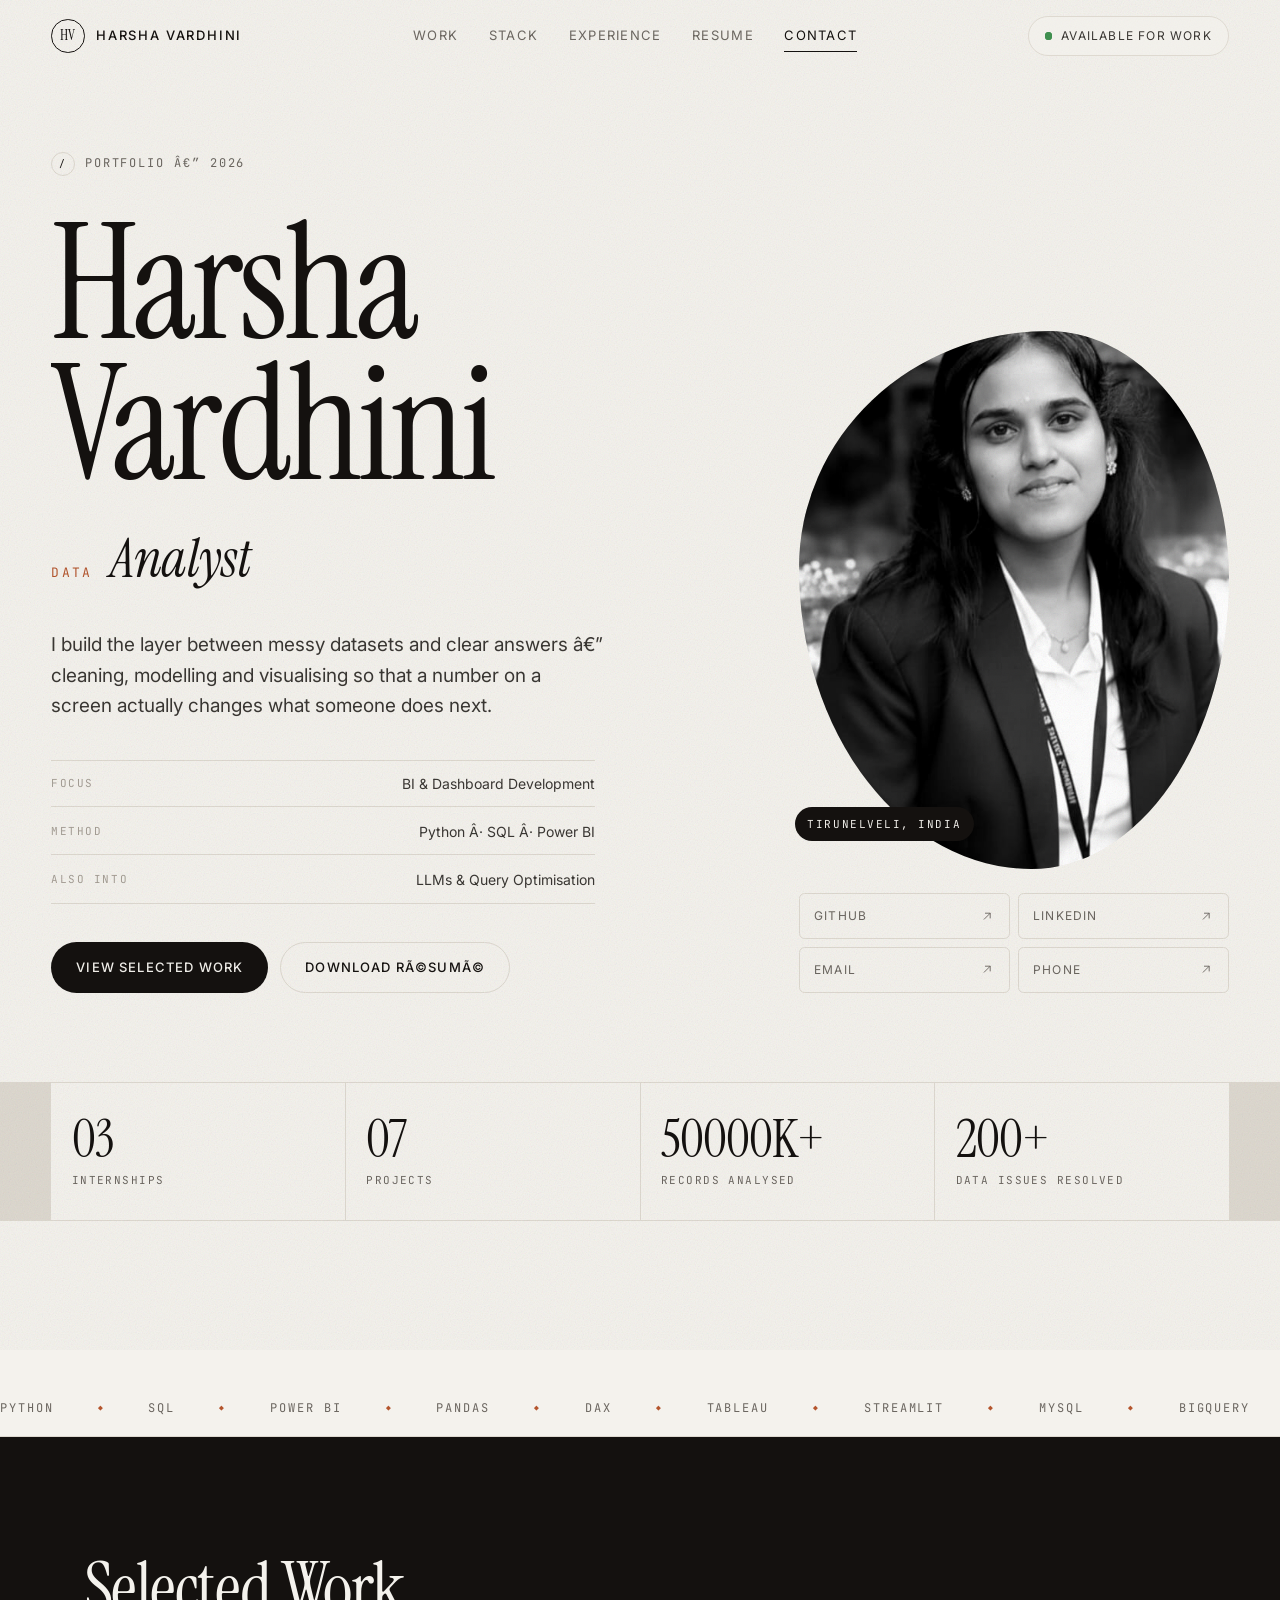
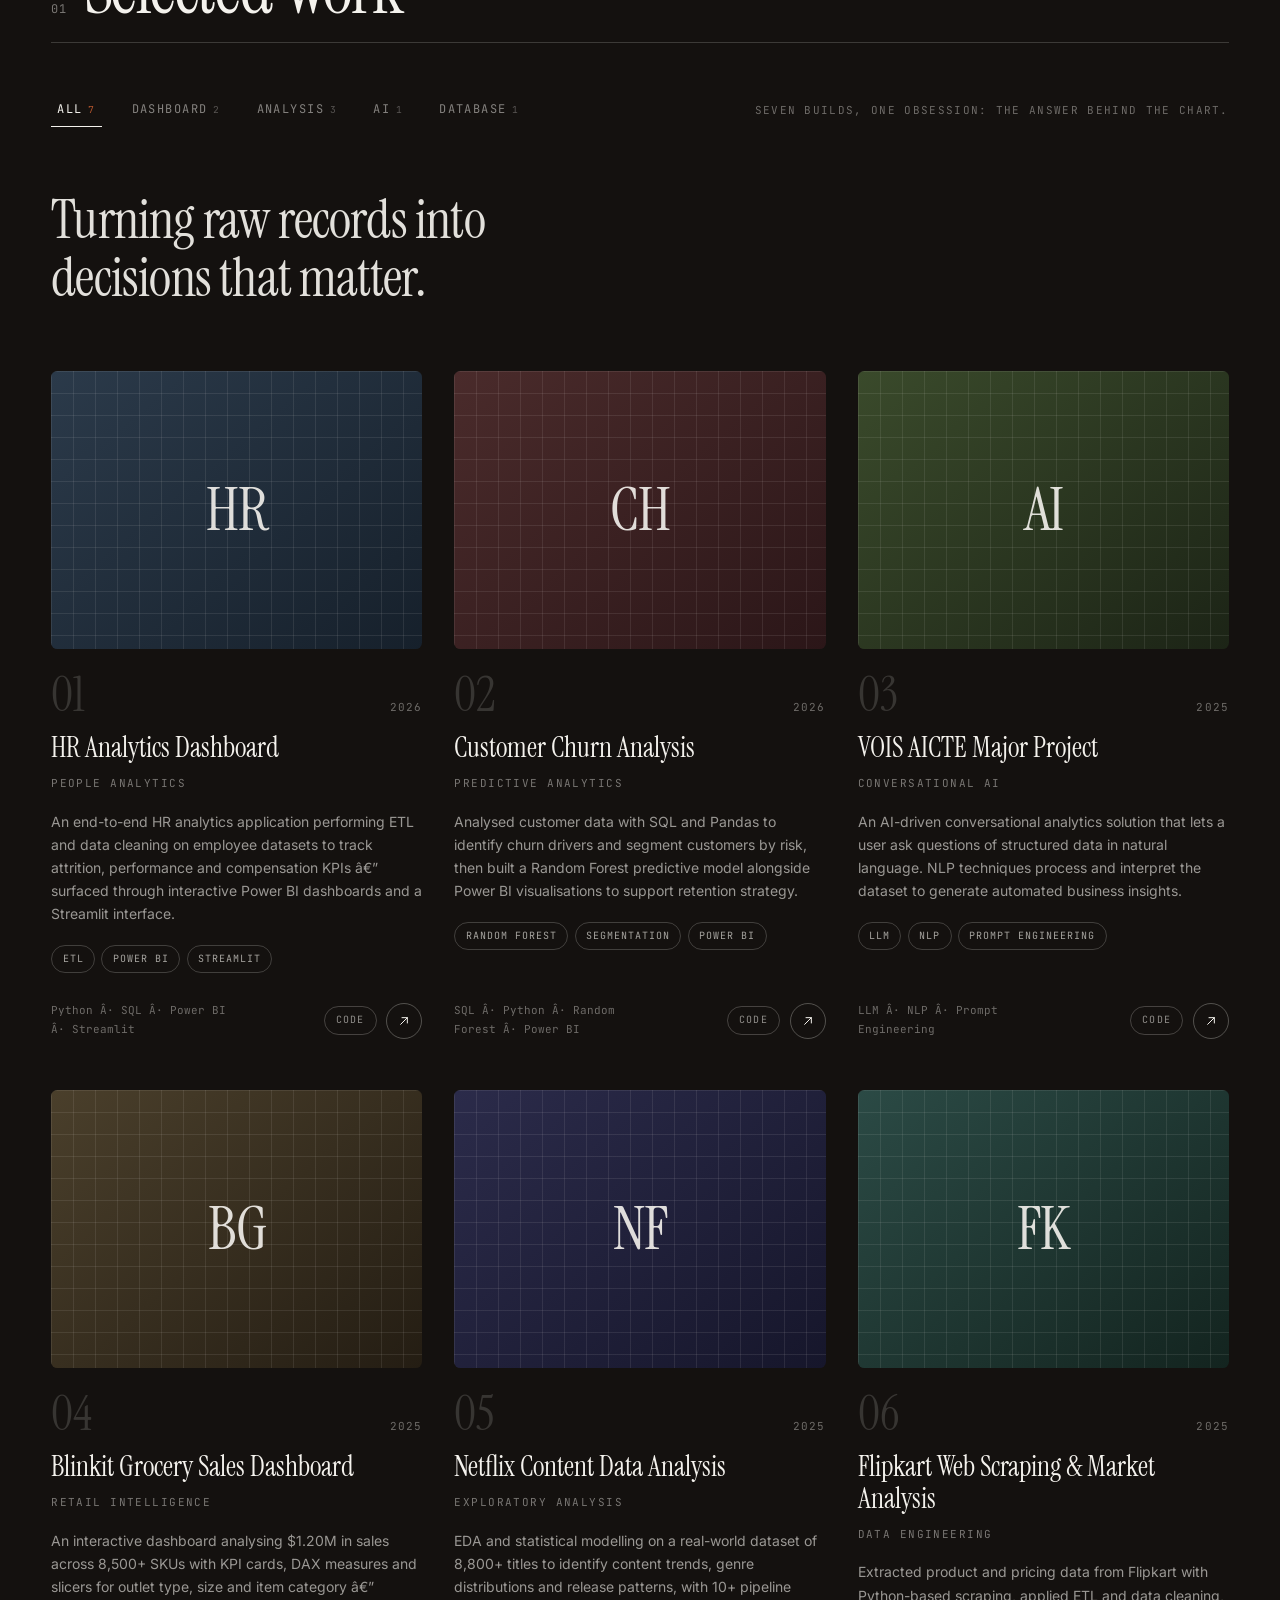
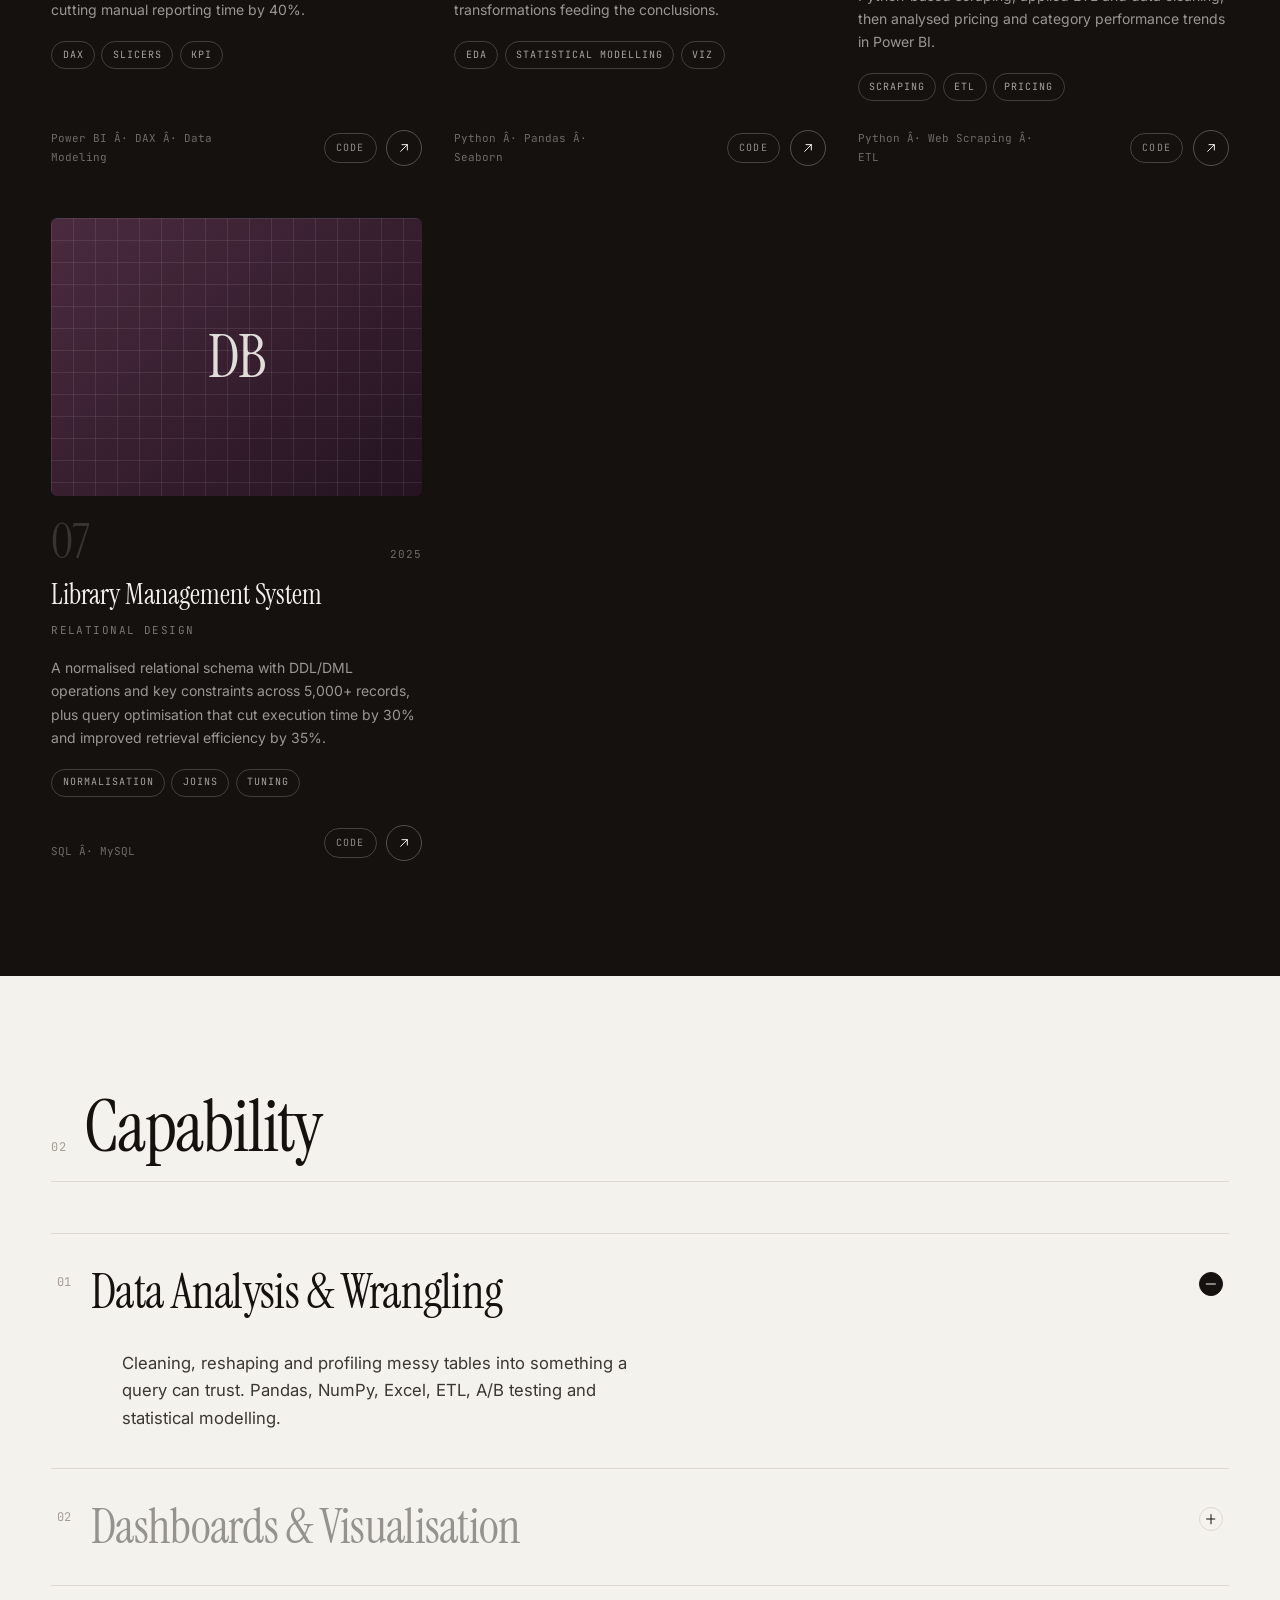
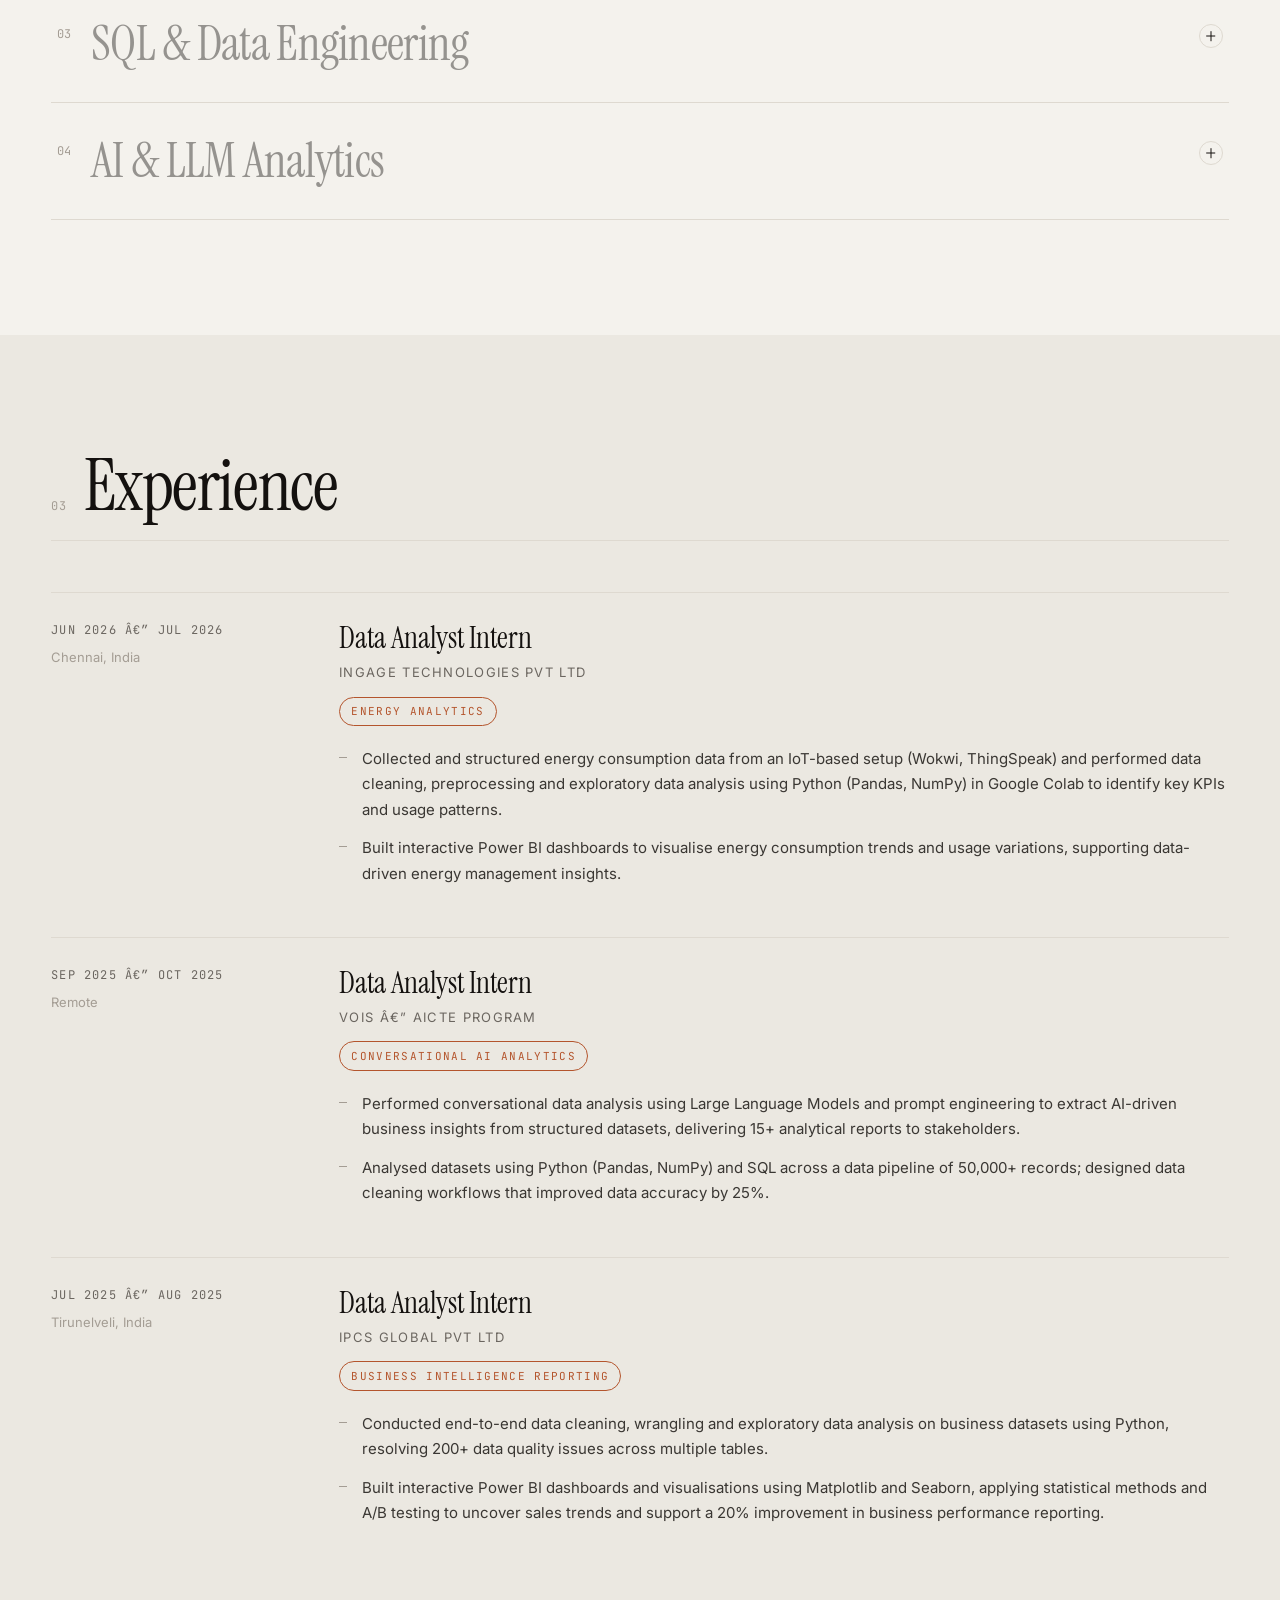
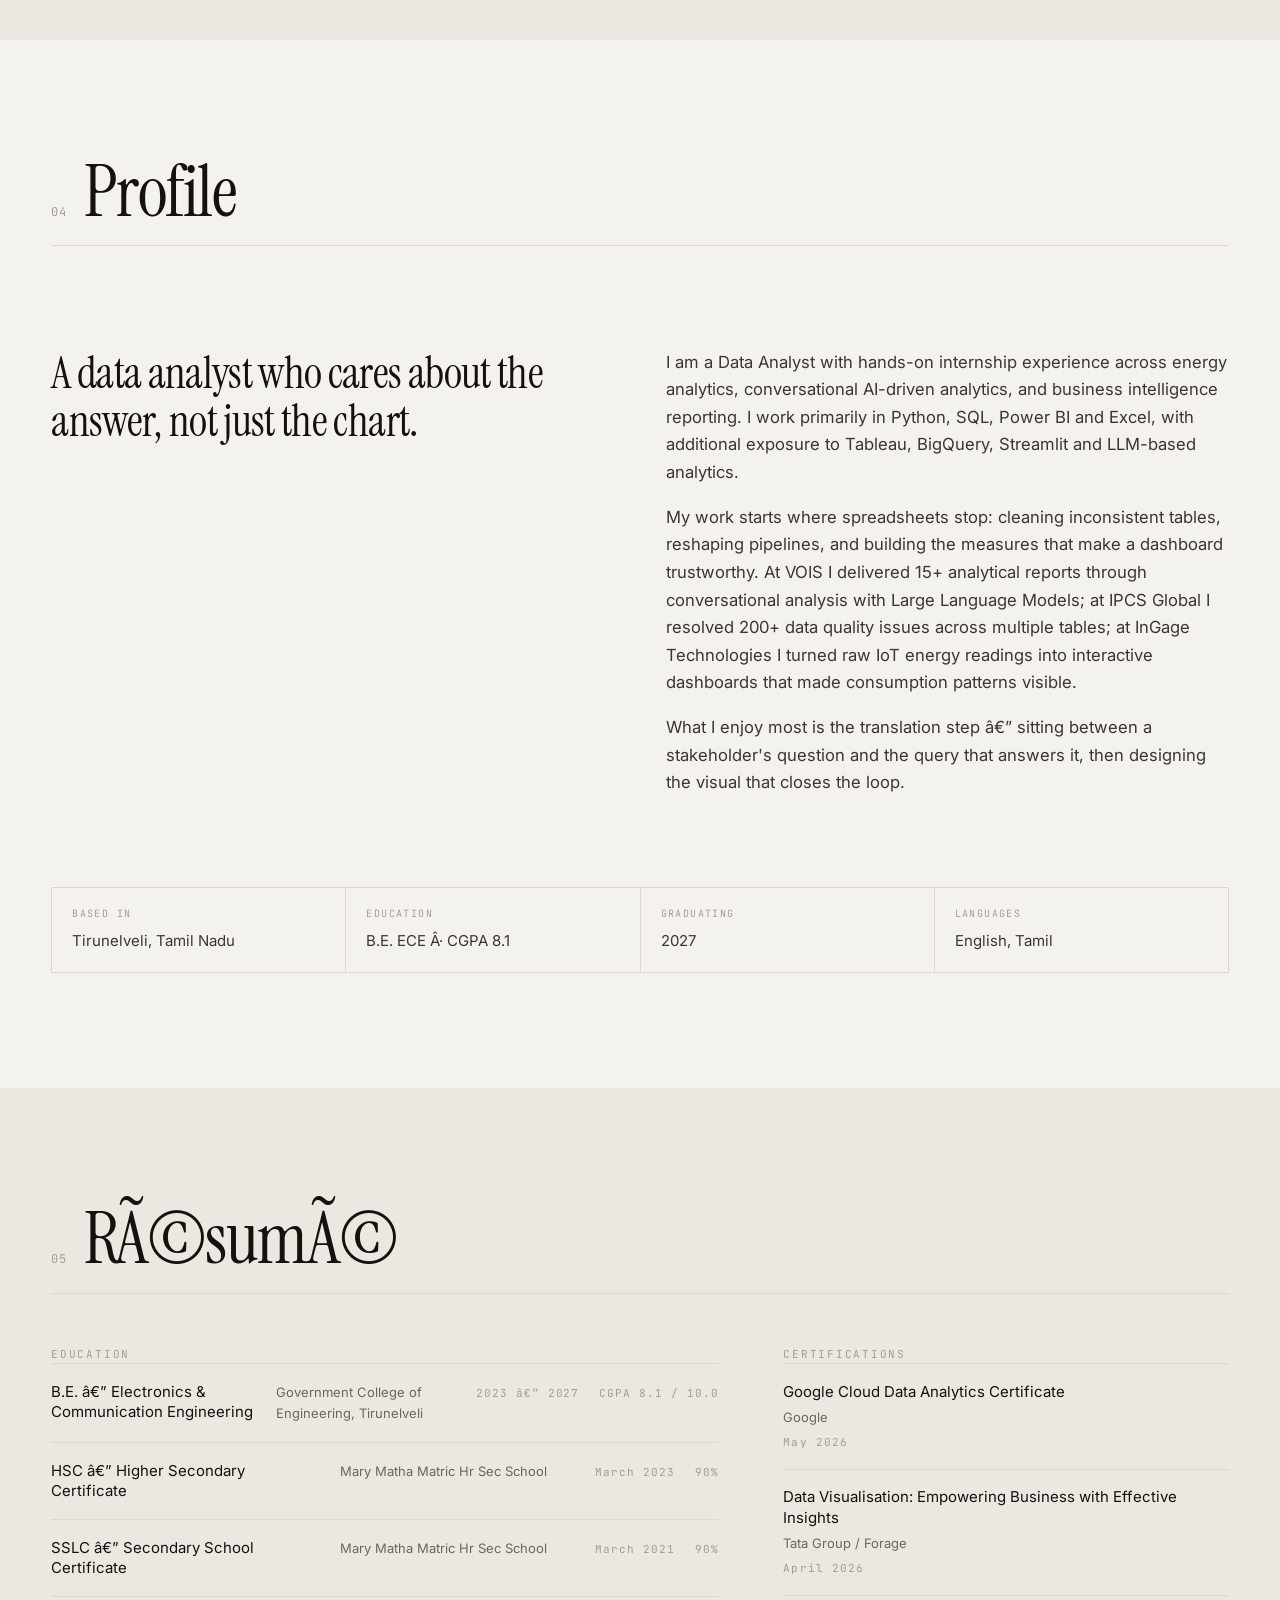
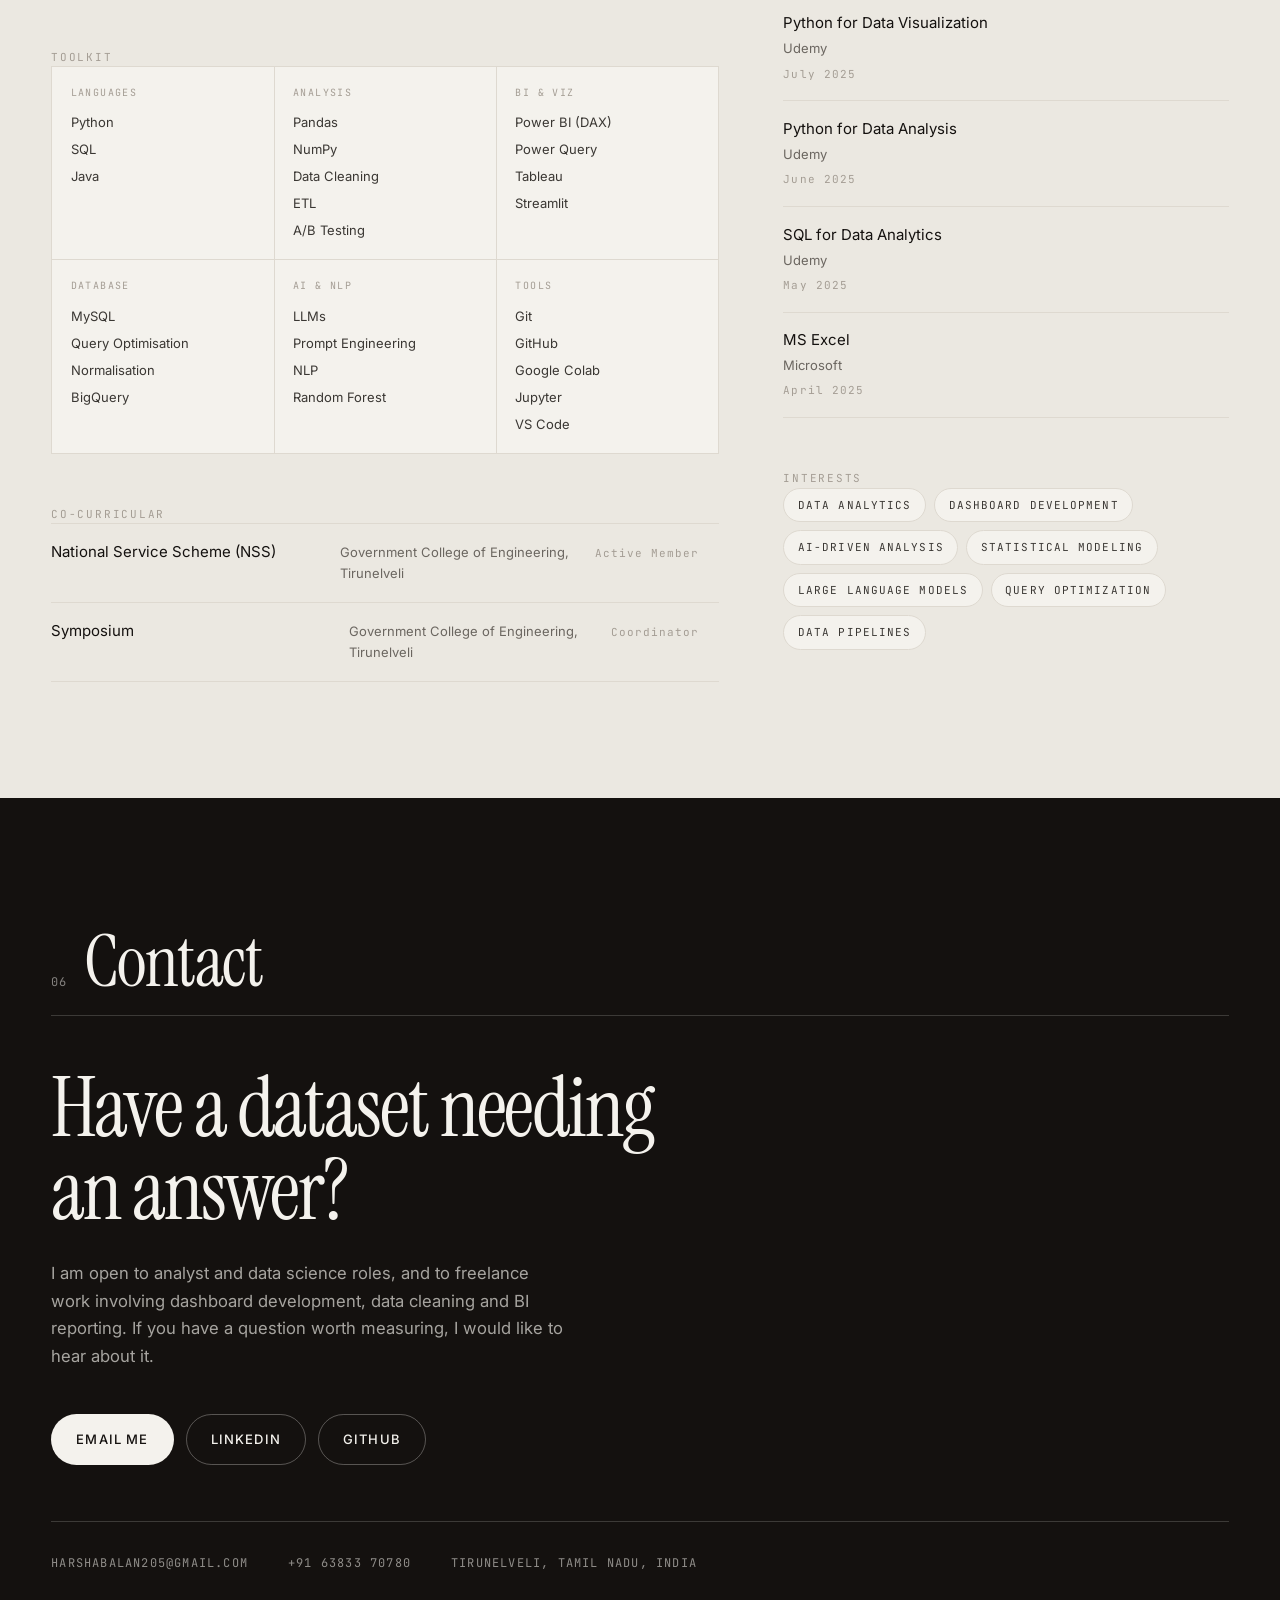
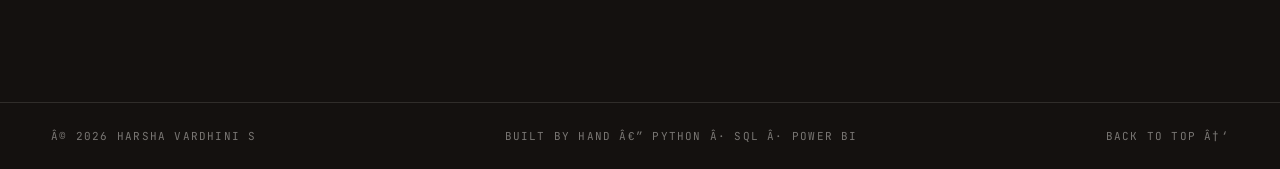
<file: index.html>
﻿<!DOCTYPE html>
<html lang="en">
<head>
<meta charset="utf-8" />
<meta name="viewport" content="width=device-width, initial-scale=1" />
<title>Harsha Vardhini S â€” Data Analyst</title>
<meta name="description" content="Data Analyst building the layer between messy datasets and clear answers. Python, SQL, Power BI and business intelligence reporting." />
<meta name="theme-color" content="#14110f" />
<meta property="og:title" content="Harsha Vardhini S â€” Data Analyst" />
<meta property="og:description" content="Python Â· SQL Â· Power BI Â· Business Intelligence" />
<meta property="og:type" content="website" />
<meta property="og:image" content="assets/portrait.jpg" />
<link rel="preconnect" href="https://fonts.googleapis.com" />
<link rel="preconnect" href="https://fonts.gstatic.com" crossorigin />
<link href="https://fonts.googleapis.com/css2?family=Instrument+Serif:ital@0;1&family=Inter:wght@300;400;500;600&family=JetBrains+Mono:wght@400;500&display=swap" rel="stylesheet" />
<link rel="stylesheet" href="assets/styles.css" />
<link rel="icon" href="data:image/svg+xml,%3Csvg xmlns='http://www.w3.org/2000/svg' viewBox='0 0 32 32'%3E%3Crect width='32' height='32' fill='%2314110f'/%3E%3Ctext x='16' y='22' font-family='Georgia,serif' font-size='15' fill='%23f4f2ed' text-anchor='middle'%3EHV%3C/text%3E%3C/svg%3E" />
</head>
<body>

<div class="grain" aria-hidden="true"></div>
<div class="progress" aria-hidden="true"><span id="progressBar"></span></div>

<div class="loader" id="loader" aria-hidden="true">
  <div class="loader__inner">
    <span class="loader__mark">HV</span>
    <span class="loader__track"><span id="loaderFill"></span></span>
  </div>
</div>

<header class="nav" id="nav">
  <div class="shell nav__inner">
    <a class="nav__brand" href="#top" aria-label="Harsha Vardhini S â€” home">
      <span class="nav__monogram">HV</span>
      <span class="nav__brandname">Harsha Vardhini</span>
    </a>
    <nav class="nav__links" aria-label="Sections">
      <a href="#work" data-navlink="work">Work</a>
      <a href="#stack" data-navlink="stack">Stack</a>
      <a href="#experience" data-navlink="experience">Experience</a>
      <a href="#credentials" data-navlink="credentials">Resume</a>
      <a href="#contact" data-navlink="contact">Contact</a>
    </nav>
    <a class="nav__cta" href="#contact">
      <span class="pulse" aria-hidden="true"></span>
      Available for work
    </a>
    <button class="nav__burger" id="burger" aria-label="Open menu" aria-expanded="false" aria-controls="menu">
      <span></span><span></span>
    </button>
  </div>
</header>

<div class="menu" id="menu" hidden>
  <nav class="menu__links" aria-label="Mobile sections">
    <a href="#work"><em>01</em>Work</a>
    <a href="#stack"><em>02</em>Stack</a>
    <a href="#experience"><em>03</em>Experience</a>
    <a href="#credentials"><em>04</em>Resume</a>
    <a href="#contact"><em>05</em>Contact</a>
  </nav>
  <div class="menu__foot">
    <a href="mailto:harshabalan205@gmail.com">harshabalan205@gmail.com</a>
    <a href="https://www.linkedin.com/in/harsha-vardhini-19373732a" target="_blank" rel="noopener">LinkedIn</a>
    <a href="https://github.com/Harshavardhini255" target="_blank" rel="noopener">GitHub</a>
  </div>
</div>

<main id="top">

  <section class="hero" id="hero">
    <div class="shell hero__grid">

      <div class="hero__text">
        <p class="hero__eyebrow">
          <span class="slash">/</span> Portfolio â€” 2026
        </p>

        <h1 class="hero__name">
          <span class="line"><span>Harsha</span></span>
          <span class="line"><span>Vardhini</span></span>
        </h1>

        <p class="hero__role">
          <span class="hero__rolesuffix">Data</span>
          <span class="hero__roleword">Analyst</span>
        </p>

        <p class="hero__intro" data-reveal>
          I build the layer between messy datasets and clear answers â€” cleaning,
          modelling and visualising so that a number on a screen actually changes
          what someone does next.
        </p>

        <dl class="hero__meta" data-reveal>
          <div><dt>Focus</dt><dd>BI &amp; Dashboard Development</dd></div>
          <div><dt>Method</dt><dd>Python Â· SQL Â· Power BI</dd></div>
          <div><dt>Also into</dt><dd>LLMs &amp; Query Optimisation</dd></div>
        </dl>

        <div class="hero__actions" data-reveal>
          <a class="btn btn--solid" href="#work">View selected work</a>
          <a class="btn btn--ghost" href="#credentials">Download rÃ©sumÃ©</a>
        </div>
      </div>

      <aside class="hero__aside">
        <div class="portrait" data-reveal>
          <div class="portrait__mask">
            <img src="assets/portrait.jpg" alt="Portrait of Harsha Vardhini S" width="640" height="800" />
          </div>
          <span class="portrait__tag">Tirunelveli, India</span>
        </div>

        <ul class="rail" aria-label="Social links">
          <li><a href="https://github.com/Harshavardhini255" target="_blank" rel="noopener">GitHub<svg viewBox="0 0 24 24" aria-hidden="true"><path d="M7 17 17 7M9 7h8v8"/></svg></a></li>
          <li><a href="https://www.linkedin.com/in/harsha-vardhini-19373732a" target="_blank" rel="noopener">LinkedIn<svg viewBox="0 0 24 24" aria-hidden="true"><path d="M7 17 17 7M9 7h8v8"/></svg></a></li>
          <li><a href="mailto:harshabalan205@gmail.com">Email<svg viewBox="0 0 24 24" aria-hidden="true"><path d="M7 17 17 7M9 7h8v8"/></svg></a></li>
          <li><a href="tel:+916383370780">Phone<svg viewBox="0 0 24 24" aria-hidden="true"><path d="M7 17 17 7M9 7h8v8"/></svg></a></li>
        </ul>
      </aside>

    </div>

    <div class="shell hero__stats">
      <div class="stat" data-reveal>
        <span class="stat__value" data-count="3" data-pad="2">03</span>
        <span class="stat__label">Internships</span>
      </div>
      <div class="stat" data-reveal>
        <span class="stat__value" data-count="7" data-pad="2">07</span>
        <span class="stat__label">Projects</span>
      </div>
      <div class="stat" data-reveal>
        <span class="stat__value" data-count="50000" data-suffix="K+">50K+</span>
        <span class="stat__label">Records analysed</span>
      </div>
      <div class="stat" data-reveal>
        <span class="stat__value" data-count="200" data-suffix="+">200+</span>
        <span class="stat__label">Data issues resolved</span>
      </div>
    </div>
  </section>

  <div class="ticker" aria-hidden="true">
    <div class="ticker__track" id="tickerTrack"></div>
  </div>

  <section class="work" id="work">
    <div class="shell">
      <header class="sechead" data-reveal>
        <span class="sechead__num">01</span>
        <h2 class="sechead__title">Selected Work</h2>
      </header>

      <div class="work__bar">
        <ul class="filters" id="filters" role="group" aria-label="Filter projects">
          <li><button type="button" class="is-on" data-filter="all">All <sup>7</sup></button></li>
          <li><button type="button" data-filter="dashboard">Dashboard <sup>2</sup></button></li>
          <li><button type="button" data-filter="analysis">Analysis <sup>3</sup></button></li>
          <li><button type="button" data-filter="ai">AI <sup>1</sup></button></li>
          <li><button type="button" data-filter="database">Database <sup>1</sup></button></li>
        </ul>
        <span class="work__hint">Seven builds, one obsession: the answer behind the chart.</span>
      </div>

      <p class="work__statement" data-reveal>Turning raw records into decisions that matter.</p>

      <div class="grid" id="workGrid">

        <article class="card" data-kind="dashboard" data-reveal>
          <a class="card__cover" href="https://github.com/Harshavardhini255/hr-analytics-dashboard" target="_blank" rel="noopener" aria-label="View HR Analytics Dashboard on GitHub"></a>
          <div class="card__visual card__visual--a"><span>HR</span></div>
          <div class="card__head">
            <span class="card__num">01</span>
            <span class="card__year">2026</span>
          </div>
          <h3 class="card__title"><a href="https://github.com/Harshavardhini255/hr-analytics-dashboard" target="_blank" rel="noopener">HR Analytics Dashboard</a></h3>
          <p class="card__cat">People Analytics</p>
          <p class="card__desc">An end-to-end HR analytics application performing ETL and data cleaning on employee datasets to track attrition, performance and compensation KPIs â€” surfaced through interactive Power BI dashboards and a Streamlit interface.</p>
          <ul class="tags"><li>ETL</li><li>Power BI</li><li>Streamlit</li></ul>
          <div class="card__foot">
            <span class="card__stack">Python Â· SQL Â· Power BI Â· Streamlit</span>
            <span class="card__tail">
              <a class="card__code" href="https://github.com/Harshavardhini255/hr-analytics-dashboard" target="_blank" rel="noopener">Code</a>
              <a class="card__go" href="https://github.com/Harshavardhini255/hr-analytics-dashboard" target="_blank" rel="noopener" aria-label="View on GitHub"><svg viewBox="0 0 24 24" aria-hidden="true"><path d="M7 17 17 7M9 7h8v8"/></svg></a>
            </span>
          </div>
        </article>

        <article class="card" data-kind="analysis" data-reveal>
          <a class="card__cover" href="https://github.com/Harshavardhini255/churn-analysis" target="_blank" rel="noopener" aria-label="View Customer Churn Analysis on GitHub"></a>
          <div class="card__visual card__visual--b"><span>CH</span></div>
          <div class="card__head">
            <span class="card__num">02</span>
            <span class="card__year">2026</span>
          </div>
          <h3 class="card__title"><a href="https://github.com/Harshavardhini255/churn-analysis" target="_blank" rel="noopener">Customer Churn Analysis</a></h3>
          <p class="card__cat">Predictive Analytics</p>
          <p class="card__desc">Analysed customer data with SQL and Pandas to identify churn drivers and segment customers by risk, then built a Random Forest predictive model alongside Power BI visualisations to support retention strategy.</p>
          <ul class="tags"><li>Random Forest</li><li>Segmentation</li><li>Power BI</li></ul>
          <div class="card__foot">
            <span class="card__stack">SQL Â· Python Â· Random Forest Â· Power BI</span>
            <span class="card__tail">
              <a class="card__code" href="https://github.com/Harshavardhini255/churn-analysis" target="_blank" rel="noopener">Code</a>
              <a class="card__go" href="https://github.com/Harshavardhini255/churn-analysis" target="_blank" rel="noopener" aria-label="View on GitHub"><svg viewBox="0 0 24 24" aria-hidden="true"><path d="M7 17 17 7M9 7h8v8"/></svg></a>
            </span>
          </div>
        </article>

        <article class="card" data-kind="ai" data-reveal>
          <a class="card__cover" href="https://github.com/Harshavardhini255/VOIS_AICTE_Oct2025_MajorProject_Harshavardini_S" target="_blank" rel="noopener" aria-label="View VOIS AICTE Major Project on GitHub"></a>
          <div class="card__visual card__visual--c"><span>AI</span></div>
          <div class="card__head">
            <span class="card__num">03</span>
            <span class="card__year">2025</span>
          </div>
          <h3 class="card__title"><a href="https://github.com/Harshavardhini255/VOIS_AICTE_Oct2025_MajorProject_Harshavardini_S" target="_blank" rel="noopener">VOIS AICTE Major Project</a></h3>
          <p class="card__cat">Conversational AI</p>
          <p class="card__desc">An AI-driven conversational analytics solution that lets a user ask questions of structured data in natural language. NLP techniques process and interpret the dataset to generate automated business insights.</p>
          <ul class="tags"><li>LLM</li><li>NLP</li><li>Prompt Engineering</li></ul>
          <div class="card__foot">
            <span class="card__stack">LLM Â· NLP Â· Prompt Engineering</span>
            <span class="card__tail">
              <a class="card__code" href="https://github.com/Harshavardhini255/VOIS_AICTE_Oct2025_MajorProject_Harshavardini_S" target="_blank" rel="noopener">Code</a>
              <a class="card__go" href="https://github.com/Harshavardhini255/VOIS_AICTE_Oct2025_MajorProject_Harshavardini_S" target="_blank" rel="noopener" aria-label="View on GitHub"><svg viewBox="0 0 24 24" aria-hidden="true"><path d="M7 17 17 7M9 7h8v8"/></svg></a>
            </span>
          </div>
        </article>

        <article class="card" data-kind="dashboard" data-reveal>
          <a class="card__cover" href="https://github.com/Harshavardhini255/blinkit-power-bi-analysis" target="_blank" rel="noopener" aria-label="View Blinkit Grocery Sales Dashboard on GitHub"></a>
          <div class="card__visual card__visual--d"><span>BG</span></div>
          <div class="card__head">
            <span class="card__num">04</span>
            <span class="card__year">2025</span>
          </div>
          <h3 class="card__title"><a href="https://github.com/Harshavardhini255/blinkit-power-bi-analysis" target="_blank" rel="noopener">Blinkit Grocery Sales Dashboard</a></h3>
          <p class="card__cat">Retail Intelligence</p>
          <p class="card__desc">An interactive dashboard analysing $1.20M in sales across 8,500+ SKUs with KPI cards, DAX measures and slicers for outlet type, size and item category â€” cutting manual reporting time by 40%.</p>
          <ul class="tags"><li>DAX</li><li>Slicers</li><li>KPI</li></ul>
          <div class="card__foot">
            <span class="card__stack">Power BI Â· DAX Â· Data Modeling</span>
            <span class="card__tail">
              <a class="card__code" href="https://github.com/Harshavardhini255/blinkit-power-bi-analysis" target="_blank" rel="noopener">Code</a>
              <a class="card__go" href="https://github.com/Harshavardhini255/blinkit-power-bi-analysis" target="_blank" rel="noopener" aria-label="View on GitHub"><svg viewBox="0 0 24 24" aria-hidden="true"><path d="M7 17 17 7M9 7h8v8"/></svg></a>
            </span>
          </div>
        </article>

        <article class="card" data-kind="analysis" data-reveal>
          <a class="card__cover" href="https://github.com/Harshavardhini255/VOIS_AICTE_Oct2025_MajorProject_Harshavardini_S" target="_blank" rel="noopener" aria-label="View Netflix Content Data Analysis on GitHub"></a>
          <div class="card__visual card__visual--e"><span>NF</span></div>
          <div class="card__head">
            <span class="card__num">05</span>
            <span class="card__year">2025</span>
          </div>
          <h3 class="card__title"><a href="https://github.com/Harshavardhini255/VOIS_AICTE_Oct2025_MajorProject_Harshavardini_S" target="_blank" rel="noopener">Netflix Content Data Analysis</a></h3>
          <p class="card__cat">Exploratory Analysis</p>
          <p class="card__desc">EDA and statistical modelling on a real-world dataset of 8,800+ titles to identify content trends, genre distributions and release patterns, with 10+ pipeline transformations feeding the conclusions.</p>
          <ul class="tags"><li>EDA</li><li>Statistical Modelling</li><li>Viz</li></ul>
          <div class="card__foot">
            <span class="card__stack">Python Â· Pandas Â· Seaborn</span>
            <span class="card__tail">
              <a class="card__code" href="https://github.com/Harshavardhini255/VOIS_AICTE_Oct2025_MajorProject_Harshavardini_S" target="_blank" rel="noopener">Code</a>
              <a class="card__go" href="https://github.com/Harshavardhini255/VOIS_AICTE_Oct2025_MajorProject_Harshavardini_S" target="_blank" rel="noopener" aria-label="View on GitHub"><svg viewBox="0 0 24 24" aria-hidden="true"><path d="M7 17 17 7M9 7h8v8"/></svg></a>
            </span>
          </div>
        </article>

        <article class="card" data-kind="analysis" data-reveal>
          <a class="card__cover" href="https://github.com/Harshavardhini255/flipcart-webscrapping" target="_blank" rel="noopener" aria-label="View Flipkart Web Scraping &amp; Market Analysis on GitHub"></a>
          <div class="card__visual card__visual--f"><span>FK</span></div>
          <div class="card__head">
            <span class="card__num">06</span>
            <span class="card__year">2025</span>
          </div>
          <h3 class="card__title"><a href="https://github.com/Harshavardhini255/flipcart-webscrapping" target="_blank" rel="noopener">Flipkart Web Scraping &amp; Market Analysis</a></h3>
          <p class="card__cat">Data Engineering</p>
          <p class="card__desc">Extracted product and pricing data from Flipkart with Python-based scraping, applied ETL and data cleaning, then analysed pricing and category performance trends in Power BI.</p>
          <ul class="tags"><li>Scraping</li><li>ETL</li><li>Pricing</li></ul>
          <div class="card__foot">
            <span class="card__stack">Python Â· Web Scraping Â· ETL</span>
            <span class="card__tail">
              <a class="card__code" href="https://github.com/Harshavardhini255/flipcart-webscrapping" target="_blank" rel="noopener">Code</a>
              <a class="card__go" href="https://github.com/Harshavardhini255/flipcart-webscrapping" target="_blank" rel="noopener" aria-label="View on GitHub"><svg viewBox="0 0 24 24" aria-hidden="true"><path d="M7 17 17 7M9 7h8v8"/></svg></a>
            </span>
          </div>
        </article>

        <article class="card" data-kind="database" data-reveal>
          <a class="card__cover" href="https://github.com/Harshavardhini255/sql-library-management-system" target="_blank" rel="noopener" aria-label="View Library Management System on GitHub"></a>
          <div class="card__visual card__visual--g"><span>DB</span></div>
          <div class="card__head">
            <span class="card__num">07</span>
            <span class="card__year">2025</span>
          </div>
          <h3 class="card__title"><a href="https://github.com/Harshavardhini255/sql-library-management-system" target="_blank" rel="noopener">Library Management System</a></h3>
          <p class="card__cat">Relational Design</p>
          <p class="card__desc">A normalised relational schema with DDL/DML operations and key constraints across 5,000+ records, plus query optimisation that cut execution time by 30% and improved retrieval efficiency by 35%.</p>
          <ul class="tags"><li>Normalisation</li><li>Joins</li><li>Tuning</li></ul>
          <div class="card__foot">
            <span class="card__stack">SQL Â· MySQL</span>
            <span class="card__tail">
              <a class="card__code" href="https://github.com/Harshavardhini255/sql-library-management-system" target="_blank" rel="noopener">Code</a>
              <a class="card__go" href="https://github.com/Harshavardhini255/sql-library-management-system" target="_blank" rel="noopener" aria-label="View on GitHub"><svg viewBox="0 0 24 24" aria-hidden="true"><path d="M7 17 17 7M9 7h8v8"/></svg></a>
            </span>
          </div>
        </article>

      </div>
    </div>
  </section>

  <section class="stack" id="stack">
    <div class="shell">
      <header class="sechead" data-reveal>
        <span class="sechead__num">02</span>
        <h2 class="sechead__title">Capability</h2>
      </header>

      <div class="acc" id="acc">
        <div class="acc__item is-open" data-reveal>
          <button class="acc__head" type="button" aria-expanded="true">
            <span class="acc__n">01</span>
            <span class="acc__title">Data Analysis &amp; Wrangling</span>
            <span class="acc__icon" aria-hidden="true"><i></i><i></i></span>
          </button>
          <div class="acc__panel">
            <p>Cleaning, reshaping and profiling messy tables into something a query can trust. Pandas, NumPy, Excel, ETL, A/B testing and statistical modelling.</p>
          </div>
        </div>

        <div class="acc__item" data-reveal>
          <button class="acc__head" type="button" aria-expanded="false">
            <span class="acc__n">02</span>
            <span class="acc__title">Dashboards &amp; Visualisation</span>
            <span class="acc__icon" aria-hidden="true"><i></i><i></i></span>
          </button>
          <div class="acc__panel">
            <p>Power BI models built around DAX measures, Power Query pipelines, KPI cards and slicers â€” plus Tableau, Streamlit, Matplotlib and Seaborn for exploration.</p>
          </div>
        </div>

        <div class="acc__item" data-reveal>
          <button class="acc__head" type="button" aria-expanded="false">
            <span class="acc__n">03</span>
            <span class="acc__title">SQL &amp; Data Engineering</span>
            <span class="acc__icon" aria-hidden="true"><i></i><i></i></span>
          </button>
          <div class="acc__panel">
            <p>Normalised relational schemas, joins, subqueries and query optimisation in MySQL, with BigQuery and pipeline design for repeatable reporting.</p>
          </div>
        </div>

        <div class="acc__item" data-reveal>
          <button class="acc__head" type="button" aria-expanded="false">
            <span class="acc__n">04</span>
            <span class="acc__title">AI &amp; LLM Analytics</span>
            <span class="acc__icon" aria-hidden="true"><i></i><i></i></span>
          </button>
          <div class="acc__panel">
            <p>Conversational analytics over structured datasets using Large Language Models, prompt engineering and NLP, alongside predictive models in scikit-learn.</p>
          </div>
        </div>
      </div>
    </div>
  </section>

  <section class="exp" id="experience">
    <div class="shell">
      <header class="sechead" data-reveal>
        <span class="sechead__num">03</span>
        <h2 class="sechead__title">Experience</h2>
      </header>

      <div class="tl">

        <article class="tl__item" data-reveal>
          <div class="tl__meta">
            <span class="tl__period">Jun 2026 â€” Jul 2026</span>
            <span class="tl__place">Chennai, India</span>
          </div>
          <div class="tl__body">
            <h3>Data Analyst Intern <span>InGage Technologies Pvt Ltd</span></h3>
            <p class="tl__hl">Energy analytics</p>
            <ul>
              <li>Collected and structured energy consumption data from an IoT-based setup (Wokwi, ThingSpeak) and performed data cleaning, preprocessing and exploratory data analysis using Python (Pandas, NumPy) in Google Colab to identify key KPIs and usage patterns.</li>
              <li>Built interactive Power BI dashboards to visualise energy consumption trends and usage variations, supporting data-driven energy management insights.</li>
            </ul>
          </div>
        </article>

        <article class="tl__item" data-reveal>
          <div class="tl__meta">
            <span class="tl__period">Sep 2025 â€” Oct 2025</span>
            <span class="tl__place">Remote</span>
          </div>
          <div class="tl__body">
            <h3>Data Analyst Intern <span>VOIS â€” AICTE Program</span></h3>
            <p class="tl__hl">Conversational AI analytics</p>
            <ul>
              <li>Performed conversational data analysis using Large Language Models and prompt engineering to extract AI-driven business insights from structured datasets, delivering 15+ analytical reports to stakeholders.</li>
              <li>Analysed datasets using Python (Pandas, NumPy) and SQL across a data pipeline of 50,000+ records; designed data cleaning workflows that improved data accuracy by 25%.</li>
            </ul>
          </div>
        </article>

        <article class="tl__item" data-reveal>
          <div class="tl__meta">
            <span class="tl__period">Jul 2025 â€” Aug 2025</span>
            <span class="tl__place">Tirunelveli, India</span>
          </div>
          <div class="tl__body">
            <h3>Data Analyst Intern <span>IPCS Global Pvt Ltd</span></h3>
            <p class="tl__hl">Business intelligence reporting</p>
            <ul>
              <li>Conducted end-to-end data cleaning, wrangling and exploratory data analysis on business datasets using Python, resolving 200+ data quality issues across multiple tables.</li>
              <li>Built interactive Power BI dashboards and visualisations using Matplotlib and Seaborn, applying statistical methods and A/B testing to uncover sales trends and support a 20% improvement in business performance reporting.</li>
            </ul>
          </div>
        </article>

      </div>
    </div>
  </section>

  <section class="about" id="about">
    <div class="shell about__grid">
      <header class="sechead" data-reveal>
        <span class="sechead__num">04</span>
        <h2 class="sechead__title">Profile</h2>
      </header>
      <div class="about__lead" data-reveal>
        <h3>A data analyst who cares about the answer, not just the chart.</h3>
      </div>
      <div class="about__copy" data-reveal>
        <p>I am a Data Analyst with hands-on internship experience across energy analytics, conversational AI-driven analytics, and business intelligence reporting. I work primarily in Python, SQL, Power BI and Excel, with additional exposure to Tableau, BigQuery, Streamlit and LLM-based analytics.</p>
        <p>My work starts where spreadsheets stop: cleaning inconsistent tables, reshaping pipelines, and building the measures that make a dashboard trustworthy. At VOIS I delivered 15+ analytical reports through conversational analysis with Large Language Models; at IPCS Global I resolved 200+ data quality issues across multiple tables; at InGage Technologies I turned raw IoT energy readings into interactive dashboards that made consumption patterns visible.</p>
        <p>What I enjoy most is the translation step â€” sitting between a stakeholder's question and the query that answers it, then designing the visual that closes the loop.</p>
      </div>
      <dl class="about__facts" data-reveal>
        <div><dt>Based in</dt><dd>Tirunelveli, Tamil Nadu</dd></div>
        <div><dt>Education</dt><dd>B.E. ECE Â· CGPA 8.1</dd></div>
        <div><dt>Graduating</dt><dd>2027</dd></div>
        <div><dt>Languages</dt><dd>English, Tamil</dd></div>
      </dl>
    </div>
  </section>

  <section class="cred" id="credentials">
    <div class="shell">
      <header class="sechead" data-reveal>
        <span class="sechead__num">05</span>
        <h2 class="sechead__title">RÃ©sumÃ©</h2>
      </header>

      <div class="cred__grid">

        <div class="cred__col" data-reveal>
          <h3 class="cred__label">Education</h3>
          <ul class="rows">
            <li>
              <p>B.E. â€” Electronics &amp; Communication Engineering</p>
              <span>Government College of Engineering, Tirunelveli</span>
              <em>2023 â€” 2027</em>
              <em>CGPA 8.1 / 10.0</em>
            </li>
            <li>
              <p>HSC â€” Higher Secondary Certificate</p>
              <span>Mary Matha Matric Hr Sec School</span>
              <em>March 2023</em>
              <em>90%</em>
            </li>
            <li>
              <p>SSLC â€” Secondary School Certificate</p>
              <span>Mary Matha Matric Hr Sec School</span>
              <em>March 2021</em>
              <em>90%</em>
            </li>
          </ul>

          <h3 class="cred__label cred__label--gap">Toolkit</h3>
          <div class="toolkit">
            <div>
              <p>Languages</p>
              <ul><li>Python</li><li>SQL</li><li>Java</li></ul>
            </div>
            <div>
              <p>Analysis</p>
              <ul><li>Pandas</li><li>NumPy</li><li>Data Cleaning</li><li>ETL</li><li>A/B Testing</li></ul>
            </div>
            <div>
              <p>BI &amp; Viz</p>
              <ul><li>Power BI (DAX)</li><li>Power Query</li><li>Tableau</li><li>Streamlit</li></ul>
            </div>
            <div>
              <p>Database</p>
              <ul><li>MySQL</li><li>Query Optimisation</li><li>Normalisation</li><li>BigQuery</li></ul>
            </div>
            <div>
              <p>AI &amp; NLP</p>
              <ul><li>LLMs</li><li>Prompt Engineering</li><li>NLP</li><li>Random Forest</li></ul>
            </div>
            <div>
              <p>Tools</p>
              <ul><li>Git</li><li>GitHub</li><li>Google Colab</li><li>Jupyter</li><li>VS Code</li></ul>
            </div>
          </div>

          <h3 class="cred__label cred__label--gap">Co-curricular</h3>
          <ul class="rows">
            <li>
              <p>National Service Scheme (NSS)</p>
              <span>Government College of Engineering, Tirunelveli</span>
              <em>Active Member</em>
            </li>
            <li>
              <p>Symposium</p>
              <span>Government College of Engineering, Tirunelveli</span>
              <em>Coordinator</em>
            </li>
          </ul>
        </div>

        <div class="cred__col cred__col--side" data-reveal>
          <h3 class="cred__label">Certifications</h3>
          <ul class="certs">
            <li>
              <p>Google Cloud Data Analytics Certificate</p>
              <span>Google</span>
              <em>May 2026</em>
            </li>
            <li>
              <p>Data Visualisation: Empowering Business with Effective Insights</p>
              <span>Tata Group / Forage</span>
              <em>April 2026</em>
            </li>
            <li>
              <p>Python for Data Visualization</p>
              <span>Udemy</span>
              <em>July 2025</em>
            </li>
            <li>
              <p>Python for Data Analysis</p>
              <span>Udemy</span>
              <em>June 2025</em>
            </li>
            <li>
              <p>SQL for Data Analytics</p>
              <span>Udemy</span>
              <em>May 2025</em>
            </li>
            <li>
              <p>MS Excel</p>
              <span>Microsoft</span>
              <em>April 2025</em>
            </li>
          </ul>

          <h3 class="cred__label cred__label--gap">Interests</h3>
          <ul class="pills">
            <li>Data Analytics</li>
            <li>Dashboard Development</li>
            <li>AI-Driven Analysis</li>
            <li>Statistical Modeling</li>
            <li>Large Language Models</li>
            <li>Query Optimization</li>
            <li>Data Pipelines</li>
          </ul>
        </div>

      </div>
    </div>
  </section>

  <section class="contact" id="contact">
    <div class="shell contact__inner">
      <header class="sechead sechead--light" data-reveal>
        <span class="sechead__num">06</span>
        <h2 class="sechead__title">Contact</h2>
      </header>
      <h3 class="contact__title" data-reveal>Have a dataset needing an answer?</h3>
      <p class="contact__body" data-reveal>I am open to analyst and data science roles, and to freelance work involving dashboard development, data cleaning and BI reporting. If you have a question worth measuring, I would like to hear about it.</p>
      <div class="contact__actions" data-reveal>
        <a class="btn btn--solid btn--light" href="mailto:harshabalan205@gmail.com">Email me</a>
        <a class="btn btn--ghost btn--onlight" href="https://www.linkedin.com/in/harsha-vardhini-19373732a" target="_blank" rel="noopener">LinkedIn</a>
        <a class="btn btn--ghost btn--onlight" href="https://github.com/Harshavardhini255" target="_blank" rel="noopener">GitHub</a>
      </div>
      <div class="contact__meta" data-reveal>
        <a href="mailto:harshabalan205@gmail.com">harshabalan205@gmail.com</a>
        <a href="tel:+916383370780">+91 63833 70780</a>
        <span>Tirunelveli, Tamil Nadu, India</span>
      </div>
    </div>
  </section>

</main>

<footer class="foot">
  <div class="shell foot__inner">
    <p>Â© <span id="year">2026</span> Harsha Vardhini S</p>
    <p>Built by hand â€” Python Â· SQL Â· Power BI</p>
    <a href="#top">Back to top â†‘</a>
  </div>
</footer>

<script src="assets/script.js"></script>
</body>
</html>
</file>
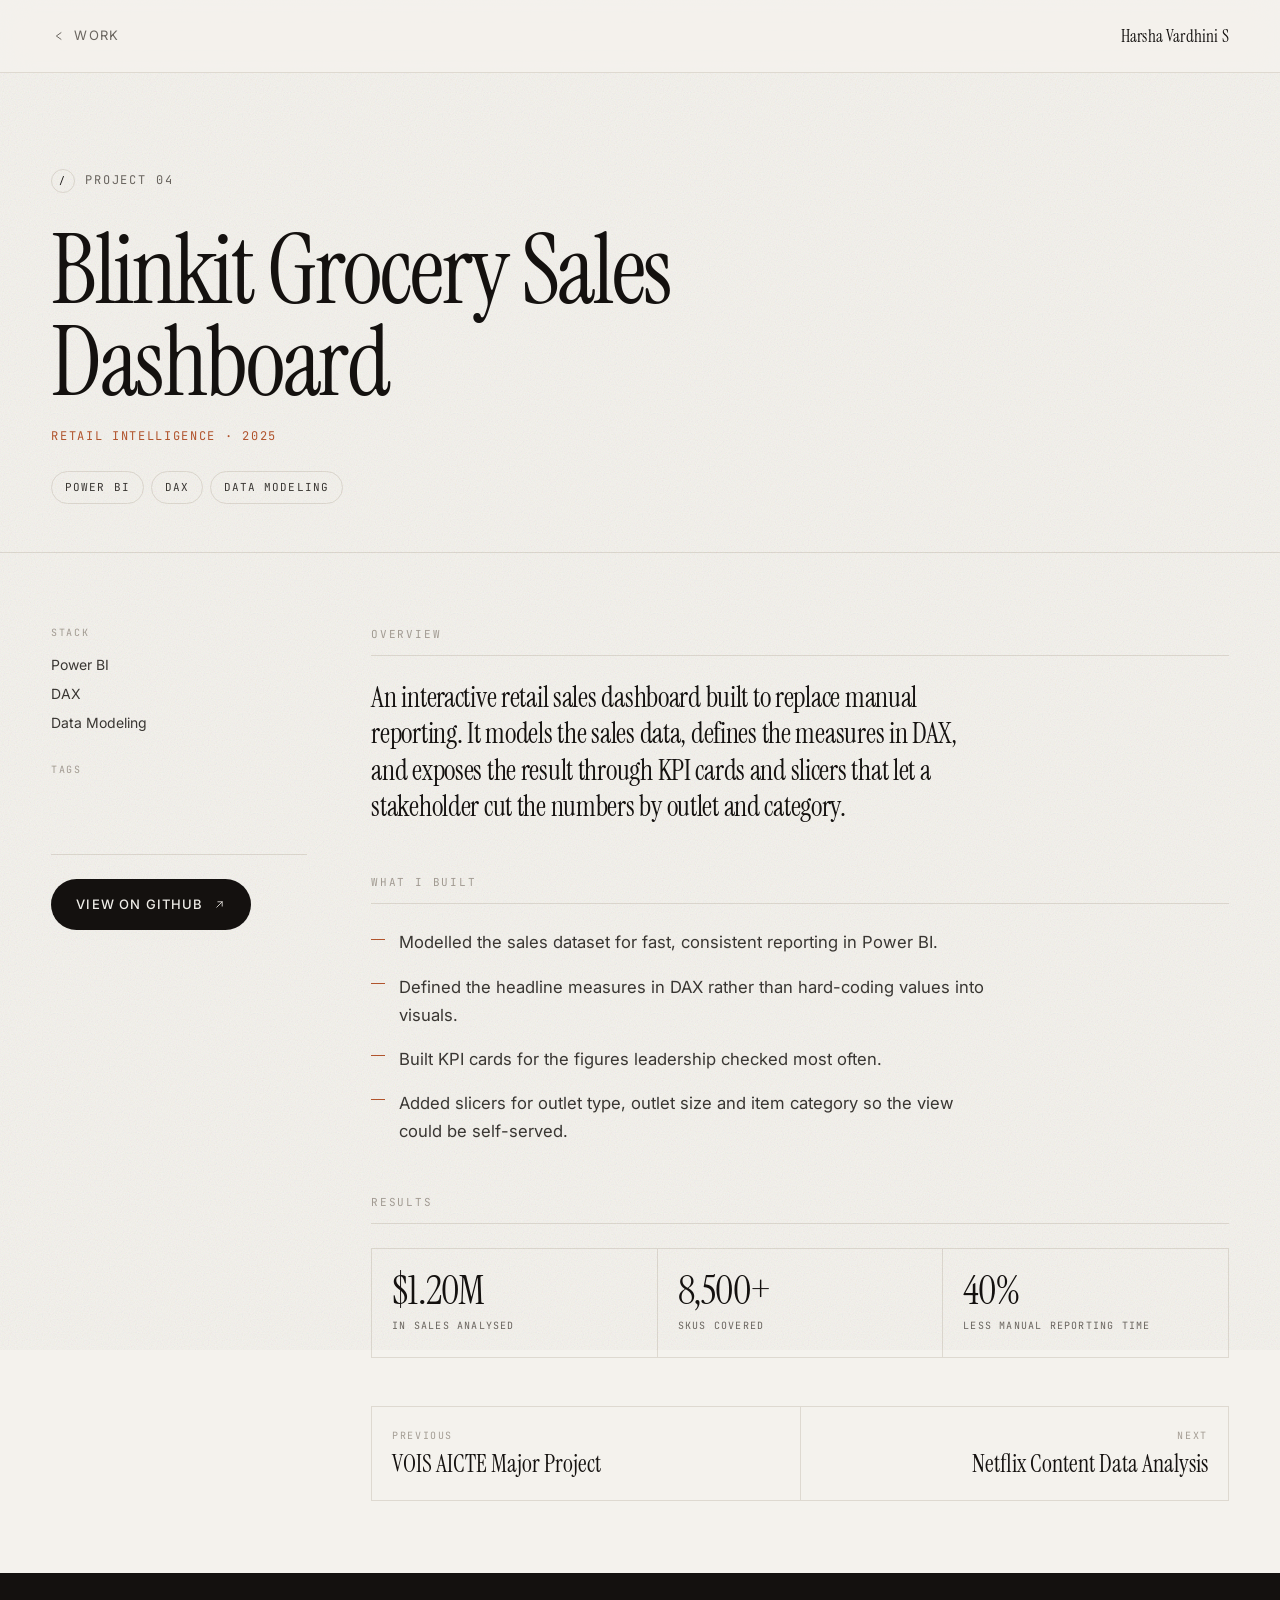
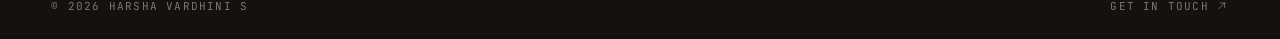
<file: work/blinkit-grocery-sales-dashboard.html>
<!DOCTYPE html>
<html lang="en">
<head>
<meta charset="utf-8" />
<meta name="viewport" content="width=device-width, initial-scale=1" />
<title>Blinkit Grocery Sales Dashboard — Harsha Vardhini S</title>
<meta name="description" content="An interactive retail sales dashboard built to replace manual reporting. It models the sales data, defines the measures in DAX, and exposes the result thro..." />
<meta name="theme-color" content="#14110f" />
<link rel="preconnect" href="https://fonts.googleapis.com" />
<link rel="preconnect" href="https://fonts.gstatic.com" crossorigin />
<link href="https://fonts.googleapis.com/css2?family=Instrument+Serif:ital@0;1&family=Inter:wght@300;400;500;600&family=JetBrains+Mono:wght@400;500&display=swap" rel="stylesheet" />
<link rel="stylesheet" href="../assets/styles.css" />
<link rel="stylesheet" href="../assets/work.css" />
<link rel="icon" href="data:image/svg+xml,%3Csvg xmlns='http://www.w3.org/2000/svg' viewBox='0 0 32 32'%3E%3Crect width='32' height='32' fill='%2314110f'/%3E%3Ctext x='16' y='22' font-family='Georgia,serif' font-size='15' fill='%23f4f2ed' text-anchor='middle'%3EHV%3C/text%3E%3C/svg%3E" />
</head>
<body class="is-p">

<div class="grain" aria-hidden="true"></div>
<div class="progress" aria-hidden="true"><span id="progressBar"></span></div>

<header class="pnav">
  <div class="shell pnav__inner">
    <a class="pnav__back" href="../index.html#work">
      <svg viewBox="0 0 24 24" aria-hidden="true"><path d="M15 7 8 12l7 5"/></svg>
      Work
    </a>
    <a class="pnav__brand" href="../index.html">Harsha Vardhini S</a>
  </div>
</header>

<main>

  <section class="phero">
    <div class="shell">
      <p class="phero__crumb"><span class="slash">/</span> Project 04</p>
      <h1 class="phero__title">Blinkit Grocery Sales Dashboard</h1>
      <p class="phero__cat">Retail Intelligence <span aria-hidden="true">&middot;</span> 2025</p>
      <ul class="chips">
            <li>Power BI</li>
            <li>DAX</li>
            <li>Data Modeling</li>
      </ul>
    </div>
  </section>

  <section class="pbody">
    <div class="shell pbody__grid">

      <aside class="pbody__side">
        <div class="pmeta">
          <p class="pmeta__h">Stack</p>
          <ul class="pmeta__list">
            <li>Power BI</li>
            <li>DAX</li>
            <li>Data Modeling</li>
          </ul>
        </div>
        <div class="pmeta">
          <p class="pmeta__h">Tags</p>
          <ul class="tags">
            <li>DAX</li>
            <li>Slicers</li>
            <li>KPI</li>
          </ul>
        </div>
        <div class="pmeta pacts">
          <a class="btn btn--solid" href="https://github.com/Harshavardhini255/blinkit-power-bi-analysis" target="_blank" rel="noopener">View on GitHub <svg viewBox="0 0 24 24" aria-hidden="true"><path d="M7 17 17 7M9 7h8v8"/></svg></a>
        </div>
      </aside>

      <div class="pbody__main">

      <section class="blk">
        <h2 class="blk__h">Overview</h2>
        <p class="lede">An interactive retail sales dashboard built to replace manual reporting. It models the sales data, defines the measures in DAX, and exposes the result through KPI cards and slicers that let a stakeholder cut the numbers by outlet and category.</p>
      </section>

      <section class="blk">
        <h2 class="blk__h">What I built</h2>
        <ul class="ticks">
          <li>Modelled the sales dataset for fast, consistent reporting in Power BI.</li>
          <li>Defined the headline measures in DAX rather than hard-coding values into visuals.</li>
          <li>Built KPI cards for the figures leadership checked most often.</li>
          <li>Added slicers for outlet type, outlet size and item category so the view could be self-served.</li>
        </ul>
      </section>

      <section class="blk">
        <h2 class="blk__h">Results</h2>
        <div class="res__grid">
        <div class="res">
          <span class="res__v">$1.20M</span>
          <span class="res__l">in sales analysed</span>
        </div>
        <div class="res">
          <span class="res__v">8,500+</span>
          <span class="res__l">SKUs covered</span>
        </div>
        <div class="res">
          <span class="res__v">40%</span>
          <span class="res__l">less manual reporting time</span>
        </div>

        </div>
      </section>

      <div class="pn">
        <a class="pn__link pn__link--prev" href="vois-aicte-major-project.html"><span class="pn__dir">Previous</span><span class="pn__title">VOIS AICTE Major Project</span></a>
        <a class="pn__link pn__link--next" href="netflix-content-data-analysis.html"><span class="pn__dir">Next</span><span class="pn__title">Netflix Content Data Analysis</span></a>
      </div>

      </div>
    </div>
  </section>

</main>

<footer class="pfoot">
  <div class="shell pfoot__inner">
    <p>&copy; <span id="year">2026</span> Harsha Vardhini S</p>
    <a href="../index.html#contact">Get in touch <svg viewBox="0 0 24 24" aria-hidden="true"><path d="M7 17 17 7M9 7h8v8"/></svg></a>
  </div>
</footer>

<script src="../assets/work.js"></script>
</body>
</html>
</file>
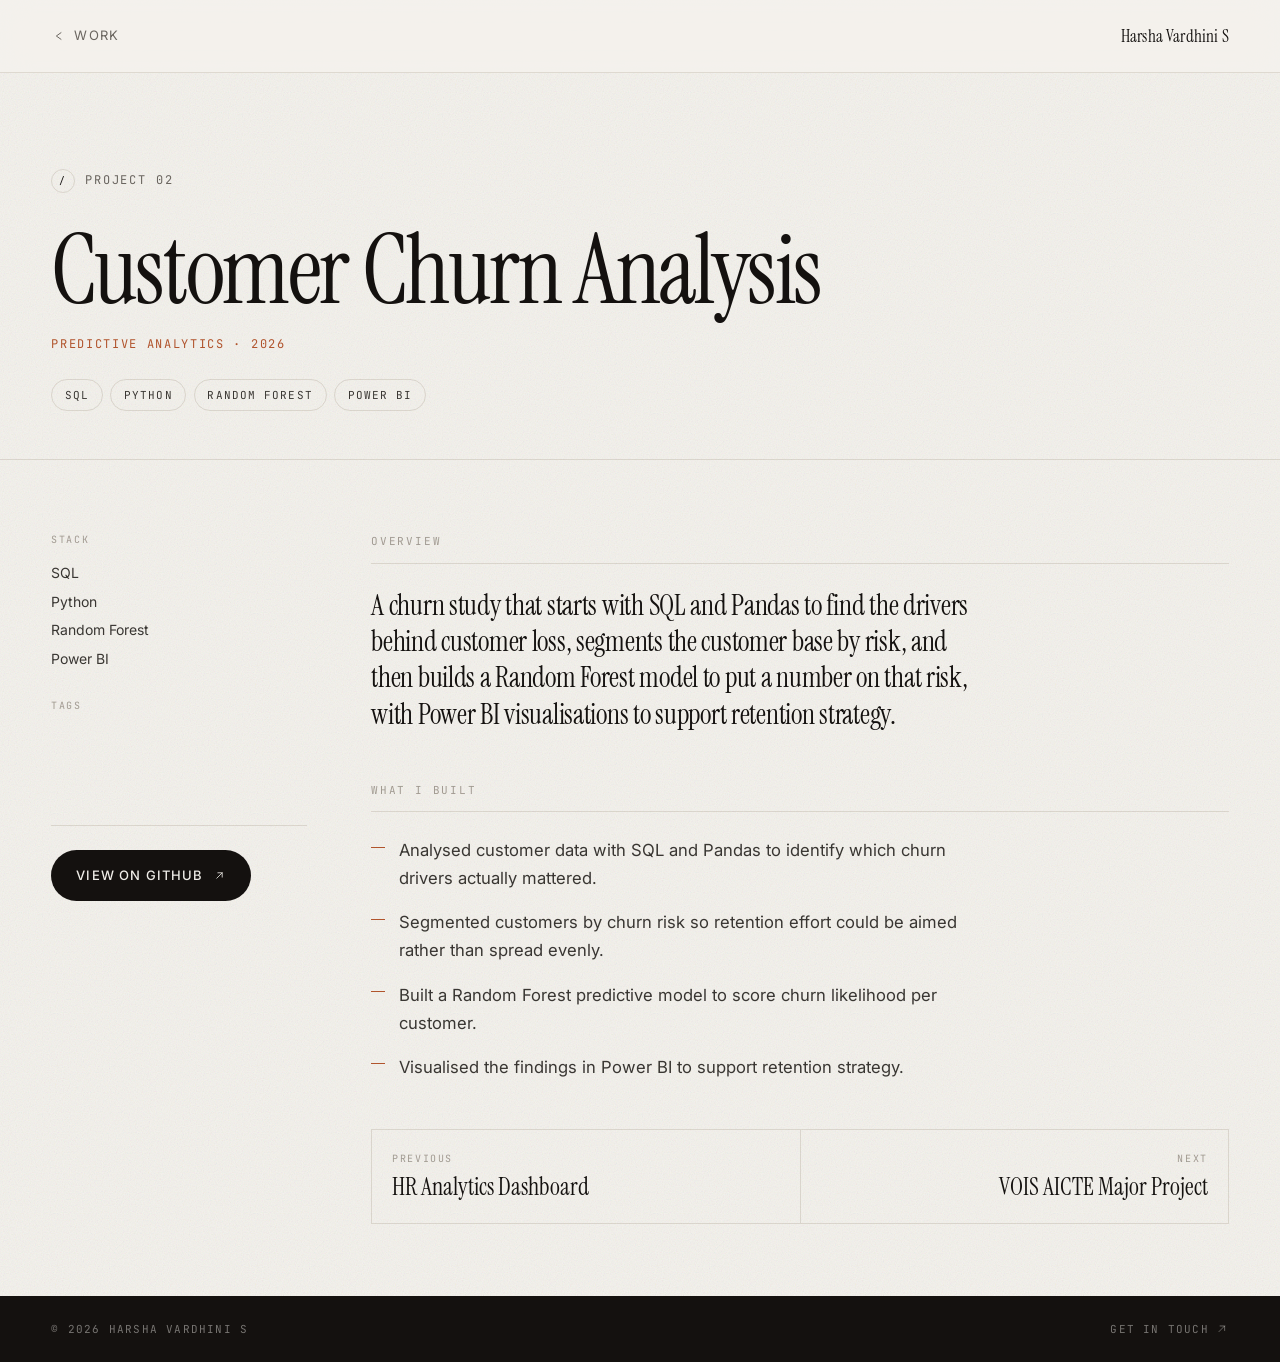
<file: work/customer-churn-analysis.html>
<!DOCTYPE html>
<html lang="en">
<head>
<meta charset="utf-8" />
<meta name="viewport" content="width=device-width, initial-scale=1" />
<title>Customer Churn Analysis — Harsha Vardhini S</title>
<meta name="description" content="A churn study that starts with SQL and Pandas to find the drivers behind customer loss, segments the customer base by risk, and then builds a Random Forest..." />
<meta name="theme-color" content="#14110f" />
<link rel="preconnect" href="https://fonts.googleapis.com" />
<link rel="preconnect" href="https://fonts.gstatic.com" crossorigin />
<link href="https://fonts.googleapis.com/css2?family=Instrument+Serif:ital@0;1&family=Inter:wght@300;400;500;600&family=JetBrains+Mono:wght@400;500&display=swap" rel="stylesheet" />
<link rel="stylesheet" href="../assets/styles.css" />
<link rel="stylesheet" href="../assets/work.css" />
<link rel="icon" href="data:image/svg+xml,%3Csvg xmlns='http://www.w3.org/2000/svg' viewBox='0 0 32 32'%3E%3Crect width='32' height='32' fill='%2314110f'/%3E%3Ctext x='16' y='22' font-family='Georgia,serif' font-size='15' fill='%23f4f2ed' text-anchor='middle'%3EHV%3C/text%3E%3C/svg%3E" />
</head>
<body class="is-p">

<div class="grain" aria-hidden="true"></div>
<div class="progress" aria-hidden="true"><span id="progressBar"></span></div>

<header class="pnav">
  <div class="shell pnav__inner">
    <a class="pnav__back" href="../index.html#work">
      <svg viewBox="0 0 24 24" aria-hidden="true"><path d="M15 7 8 12l7 5"/></svg>
      Work
    </a>
    <a class="pnav__brand" href="../index.html">Harsha Vardhini S</a>
  </div>
</header>

<main>

  <section class="phero">
    <div class="shell">
      <p class="phero__crumb"><span class="slash">/</span> Project 02</p>
      <h1 class="phero__title">Customer Churn Analysis</h1>
      <p class="phero__cat">Predictive Analytics <span aria-hidden="true">&middot;</span> 2026</p>
      <ul class="chips">
            <li>SQL</li>
            <li>Python</li>
            <li>Random Forest</li>
            <li>Power BI</li>
      </ul>
    </div>
  </section>

  <section class="pbody">
    <div class="shell pbody__grid">

      <aside class="pbody__side">
        <div class="pmeta">
          <p class="pmeta__h">Stack</p>
          <ul class="pmeta__list">
            <li>SQL</li>
            <li>Python</li>
            <li>Random Forest</li>
            <li>Power BI</li>
          </ul>
        </div>
        <div class="pmeta">
          <p class="pmeta__h">Tags</p>
          <ul class="tags">
            <li>Random Forest</li>
            <li>Segmentation</li>
            <li>Power BI</li>
          </ul>
        </div>
        <div class="pmeta pacts">
          <a class="btn btn--solid" href="https://github.com/Harshavardhini255/churn-analysis" target="_blank" rel="noopener">View on GitHub <svg viewBox="0 0 24 24" aria-hidden="true"><path d="M7 17 17 7M9 7h8v8"/></svg></a>
        </div>
      </aside>

      <div class="pbody__main">

      <section class="blk">
        <h2 class="blk__h">Overview</h2>
        <p class="lede">A churn study that starts with SQL and Pandas to find the drivers behind customer loss, segments the customer base by risk, and then builds a Random Forest model to put a number on that risk, with Power BI visualisations to support retention strategy.</p>
      </section>

      <section class="blk">
        <h2 class="blk__h">What I built</h2>
        <ul class="ticks">
          <li>Analysed customer data with SQL and Pandas to identify which churn drivers actually mattered.</li>
          <li>Segmented customers by churn risk so retention effort could be aimed rather than spread evenly.</li>
          <li>Built a Random Forest predictive model to score churn likelihood per customer.</li>
          <li>Visualised the findings in Power BI to support retention strategy.</li>
        </ul>
      </section>



      <div class="pn">
        <a class="pn__link pn__link--prev" href="hr-analytics-dashboard.html"><span class="pn__dir">Previous</span><span class="pn__title">HR Analytics Dashboard</span></a>
        <a class="pn__link pn__link--next" href="vois-aicte-major-project.html"><span class="pn__dir">Next</span><span class="pn__title">VOIS AICTE Major Project</span></a>
      </div>

      </div>
    </div>
  </section>

</main>

<footer class="pfoot">
  <div class="shell pfoot__inner">
    <p>&copy; <span id="year">2026</span> Harsha Vardhini S</p>
    <a href="../index.html#contact">Get in touch <svg viewBox="0 0 24 24" aria-hidden="true"><path d="M7 17 17 7M9 7h8v8"/></svg></a>
  </div>
</footer>

<script src="../assets/work.js"></script>
</body>
</html>
</file>
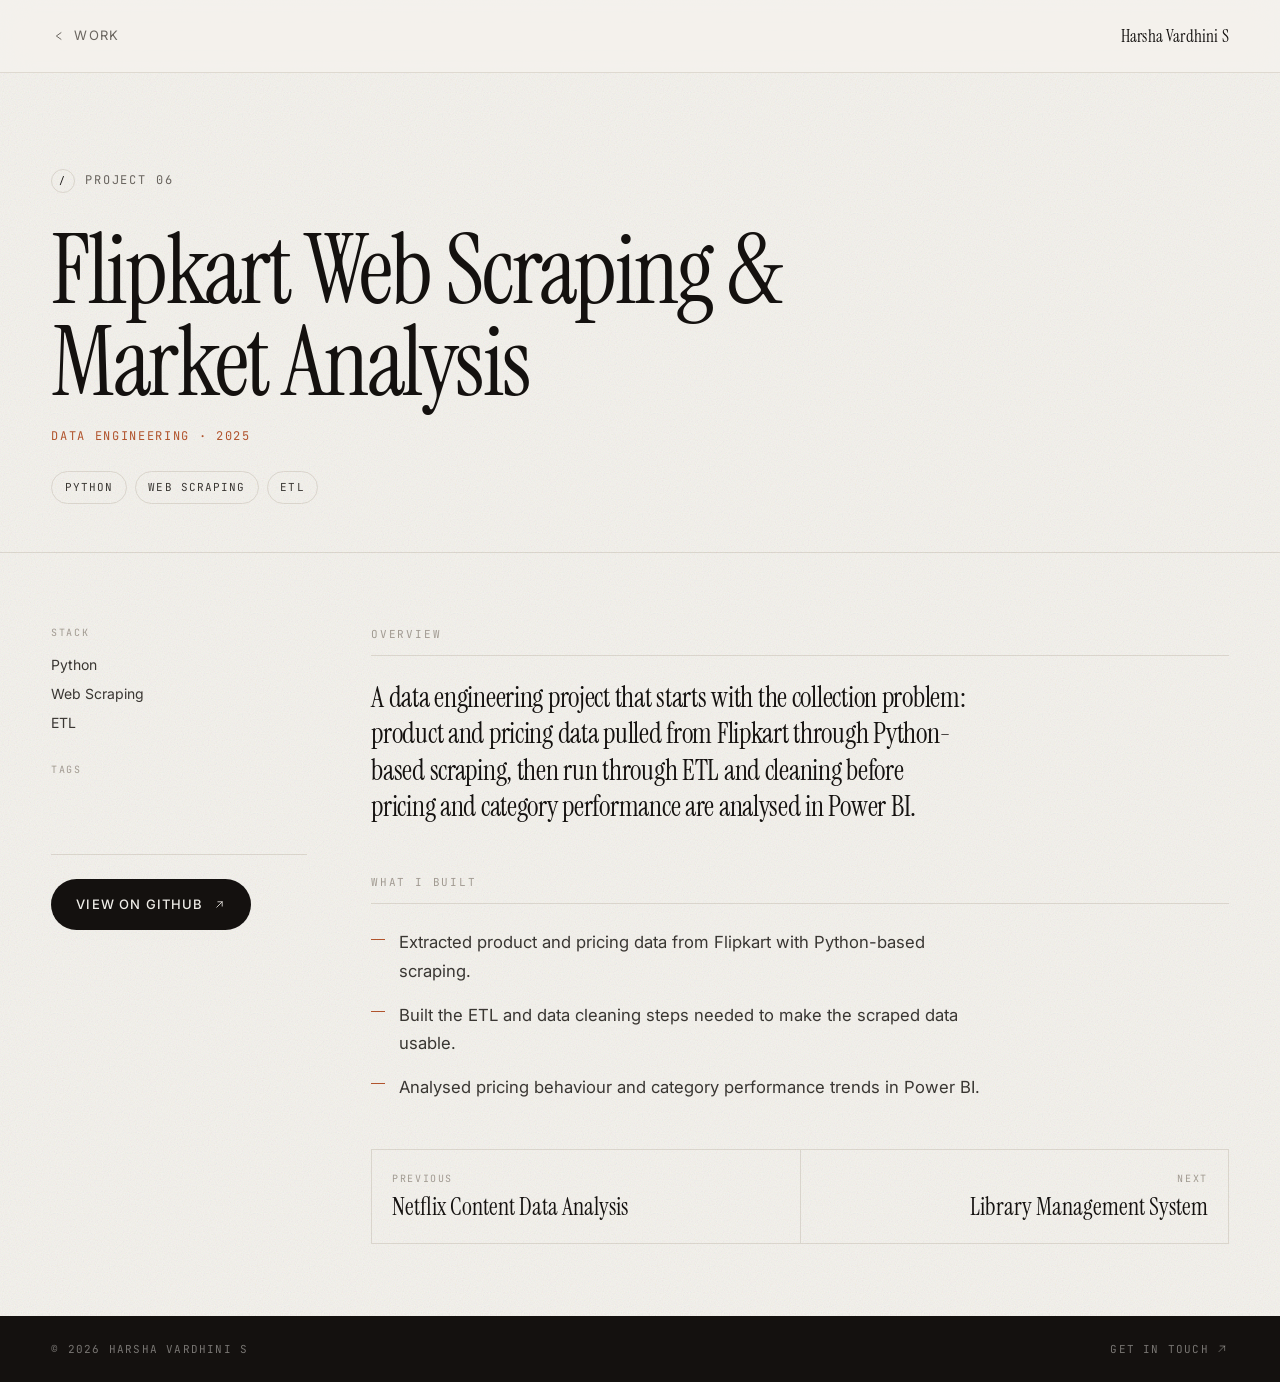
<file: work/flipkart-market-analysis.html>
<!DOCTYPE html>
<html lang="en">
<head>
<meta charset="utf-8" />
<meta name="viewport" content="width=device-width, initial-scale=1" />
<title>Flipkart Web Scraping &amp; Market Analysis — Harsha Vardhini S</title>
<meta name="description" content="A data engineering project that starts with the collection problem: product and pricing data pulled from Flipkart through Python-based scraping, then run t..." />
<meta name="theme-color" content="#14110f" />
<link rel="preconnect" href="https://fonts.googleapis.com" />
<link rel="preconnect" href="https://fonts.gstatic.com" crossorigin />
<link href="https://fonts.googleapis.com/css2?family=Instrument+Serif:ital@0;1&family=Inter:wght@300;400;500;600&family=JetBrains+Mono:wght@400;500&display=swap" rel="stylesheet" />
<link rel="stylesheet" href="../assets/styles.css" />
<link rel="stylesheet" href="../assets/work.css" />
<link rel="icon" href="data:image/svg+xml,%3Csvg xmlns='http://www.w3.org/2000/svg' viewBox='0 0 32 32'%3E%3Crect width='32' height='32' fill='%2314110f'/%3E%3Ctext x='16' y='22' font-family='Georgia,serif' font-size='15' fill='%23f4f2ed' text-anchor='middle'%3EHV%3C/text%3E%3C/svg%3E" />
</head>
<body class="is-p">

<div class="grain" aria-hidden="true"></div>
<div class="progress" aria-hidden="true"><span id="progressBar"></span></div>

<header class="pnav">
  <div class="shell pnav__inner">
    <a class="pnav__back" href="../index.html#work">
      <svg viewBox="0 0 24 24" aria-hidden="true"><path d="M15 7 8 12l7 5"/></svg>
      Work
    </a>
    <a class="pnav__brand" href="../index.html">Harsha Vardhini S</a>
  </div>
</header>

<main>

  <section class="phero">
    <div class="shell">
      <p class="phero__crumb"><span class="slash">/</span> Project 06</p>
      <h1 class="phero__title">Flipkart Web Scraping &amp; Market Analysis</h1>
      <p class="phero__cat">Data Engineering <span aria-hidden="true">&middot;</span> 2025</p>
      <ul class="chips">
            <li>Python</li>
            <li>Web Scraping</li>
            <li>ETL</li>
      </ul>
    </div>
  </section>

  <section class="pbody">
    <div class="shell pbody__grid">

      <aside class="pbody__side">
        <div class="pmeta">
          <p class="pmeta__h">Stack</p>
          <ul class="pmeta__list">
            <li>Python</li>
            <li>Web Scraping</li>
            <li>ETL</li>
          </ul>
        </div>
        <div class="pmeta">
          <p class="pmeta__h">Tags</p>
          <ul class="tags">
            <li>Scraping</li>
            <li>ETL</li>
            <li>Pricing</li>
          </ul>
        </div>
        <div class="pmeta pacts">
          <a class="btn btn--solid" href="https://github.com/Harshavardhini255/flipcart-webscrapping" target="_blank" rel="noopener">View on GitHub <svg viewBox="0 0 24 24" aria-hidden="true"><path d="M7 17 17 7M9 7h8v8"/></svg></a>
        </div>
      </aside>

      <div class="pbody__main">

      <section class="blk">
        <h2 class="blk__h">Overview</h2>
        <p class="lede">A data engineering project that starts with the collection problem: product and pricing data pulled from Flipkart through Python-based scraping, then run through ETL and cleaning before pricing and category performance are analysed in Power BI.</p>
      </section>

      <section class="blk">
        <h2 class="blk__h">What I built</h2>
        <ul class="ticks">
          <li>Extracted product and pricing data from Flipkart with Python-based scraping.</li>
          <li>Built the ETL and data cleaning steps needed to make the scraped data usable.</li>
          <li>Analysed pricing behaviour and category performance trends in Power BI.</li>
        </ul>
      </section>



      <div class="pn">
        <a class="pn__link pn__link--prev" href="netflix-content-data-analysis.html"><span class="pn__dir">Previous</span><span class="pn__title">Netflix Content Data Analysis</span></a>
        <a class="pn__link pn__link--next" href="library-management-system.html"><span class="pn__dir">Next</span><span class="pn__title">Library Management System</span></a>
      </div>

      </div>
    </div>
  </section>

</main>

<footer class="pfoot">
  <div class="shell pfoot__inner">
    <p>&copy; <span id="year">2026</span> Harsha Vardhini S</p>
    <a href="../index.html#contact">Get in touch <svg viewBox="0 0 24 24" aria-hidden="true"><path d="M7 17 17 7M9 7h8v8"/></svg></a>
  </div>
</footer>

<script src="../assets/work.js"></script>
</body>
</html>
</file>
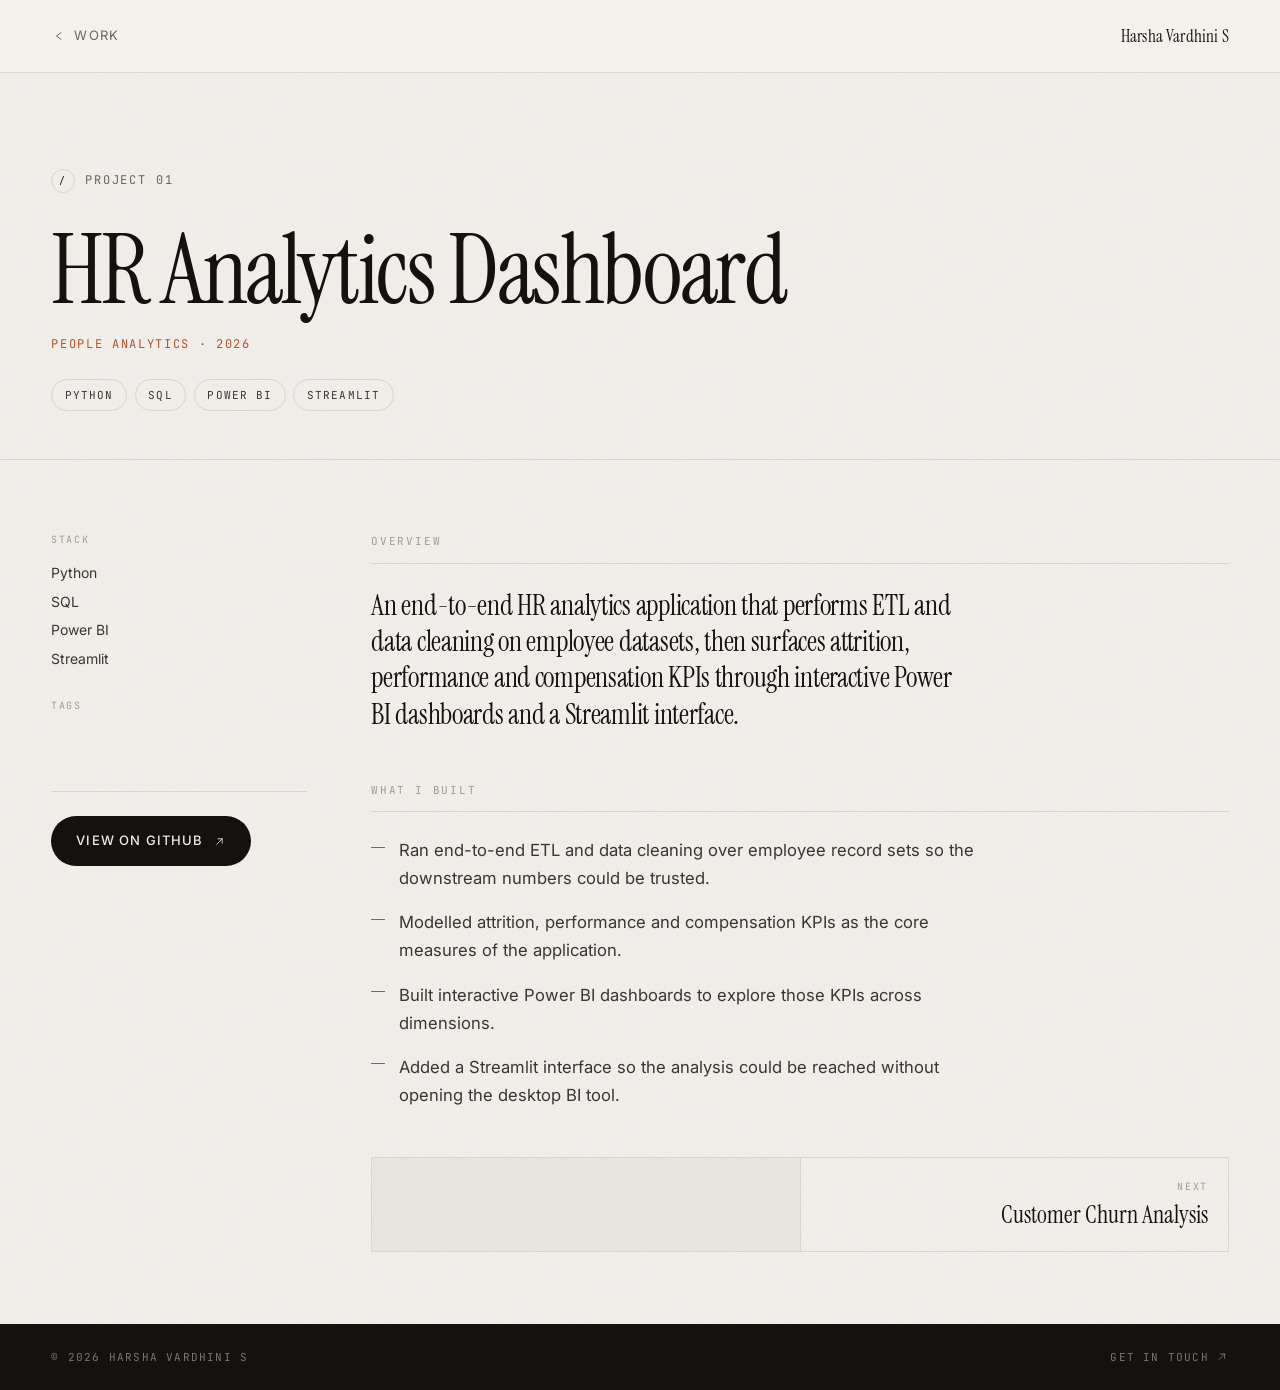
<file: work/hr-analytics-dashboard.html>
<!DOCTYPE html>
<html lang="en">
<head>
<meta charset="utf-8" />
<meta name="viewport" content="width=device-width, initial-scale=1" />
<title>HR Analytics Dashboard — Harsha Vardhini S</title>
<meta name="description" content="An end-to-end HR analytics application that performs ETL and data cleaning on employee datasets, then surfaces attrition, performance and compensation KPIs..." />
<meta name="theme-color" content="#14110f" />
<link rel="preconnect" href="https://fonts.googleapis.com" />
<link rel="preconnect" href="https://fonts.gstatic.com" crossorigin />
<link href="https://fonts.googleapis.com/css2?family=Instrument+Serif:ital@0;1&family=Inter:wght@300;400;500;600&family=JetBrains+Mono:wght@400;500&display=swap" rel="stylesheet" />
<link rel="stylesheet" href="../assets/styles.css" />
<link rel="stylesheet" href="../assets/work.css" />
<link rel="icon" href="data:image/svg+xml,%3Csvg xmlns='http://www.w3.org/2000/svg' viewBox='0 0 32 32'%3E%3Crect width='32' height='32' fill='%2314110f'/%3E%3Ctext x='16' y='22' font-family='Georgia,serif' font-size='15' fill='%23f4f2ed' text-anchor='middle'%3EHV%3C/text%3E%3C/svg%3E" />
</head>
<body class="is-p">

<div class="grain" aria-hidden="true"></div>
<div class="progress" aria-hidden="true"><span id="progressBar"></span></div>

<header class="pnav">
  <div class="shell pnav__inner">
    <a class="pnav__back" href="../index.html#work">
      <svg viewBox="0 0 24 24" aria-hidden="true"><path d="M15 7 8 12l7 5"/></svg>
      Work
    </a>
    <a class="pnav__brand" href="../index.html">Harsha Vardhini S</a>
  </div>
</header>

<main>

  <section class="phero">
    <div class="shell">
      <p class="phero__crumb"><span class="slash">/</span> Project 01</p>
      <h1 class="phero__title">HR Analytics Dashboard</h1>
      <p class="phero__cat">People Analytics <span aria-hidden="true">&middot;</span> 2026</p>
      <ul class="chips">
            <li>Python</li>
            <li>SQL</li>
            <li>Power BI</li>
            <li>Streamlit</li>
      </ul>
    </div>
  </section>

  <section class="pbody">
    <div class="shell pbody__grid">

      <aside class="pbody__side">
        <div class="pmeta">
          <p class="pmeta__h">Stack</p>
          <ul class="pmeta__list">
            <li>Python</li>
            <li>SQL</li>
            <li>Power BI</li>
            <li>Streamlit</li>
          </ul>
        </div>
        <div class="pmeta">
          <p class="pmeta__h">Tags</p>
          <ul class="tags">
            <li>ETL</li>
            <li>Power BI</li>
            <li>Streamlit</li>
          </ul>
        </div>
        <div class="pmeta pacts">
          <a class="btn btn--solid" href="https://github.com/Harshavardhini255/hr-analytics-dashboard" target="_blank" rel="noopener">View on GitHub <svg viewBox="0 0 24 24" aria-hidden="true"><path d="M7 17 17 7M9 7h8v8"/></svg></a>
        </div>
      </aside>

      <div class="pbody__main">

      <section class="blk">
        <h2 class="blk__h">Overview</h2>
        <p class="lede">An end-to-end HR analytics application that performs ETL and data cleaning on employee datasets, then surfaces attrition, performance and compensation KPIs through interactive Power BI dashboards and a Streamlit interface.</p>
      </section>

      <section class="blk">
        <h2 class="blk__h">What I built</h2>
        <ul class="ticks">
          <li>Ran end-to-end ETL and data cleaning over employee record sets so the downstream numbers could be trusted.</li>
          <li>Modelled attrition, performance and compensation KPIs as the core measures of the application.</li>
          <li>Built interactive Power BI dashboards to explore those KPIs across dimensions.</li>
          <li>Added a Streamlit interface so the analysis could be reached without opening the desktop BI tool.</li>
        </ul>
      </section>



      <div class="pn">
        <span class="pn__link pn__link--off"></span>
        <a class="pn__link pn__link--next" href="customer-churn-analysis.html"><span class="pn__dir">Next</span><span class="pn__title">Customer Churn Analysis</span></a>
      </div>

      </div>
    </div>
  </section>

</main>

<footer class="pfoot">
  <div class="shell pfoot__inner">
    <p>&copy; <span id="year">2026</span> Harsha Vardhini S</p>
    <a href="../index.html#contact">Get in touch <svg viewBox="0 0 24 24" aria-hidden="true"><path d="M7 17 17 7M9 7h8v8"/></svg></a>
  </div>
</footer>

<script src="../assets/work.js"></script>
</body>
</html>
</file>
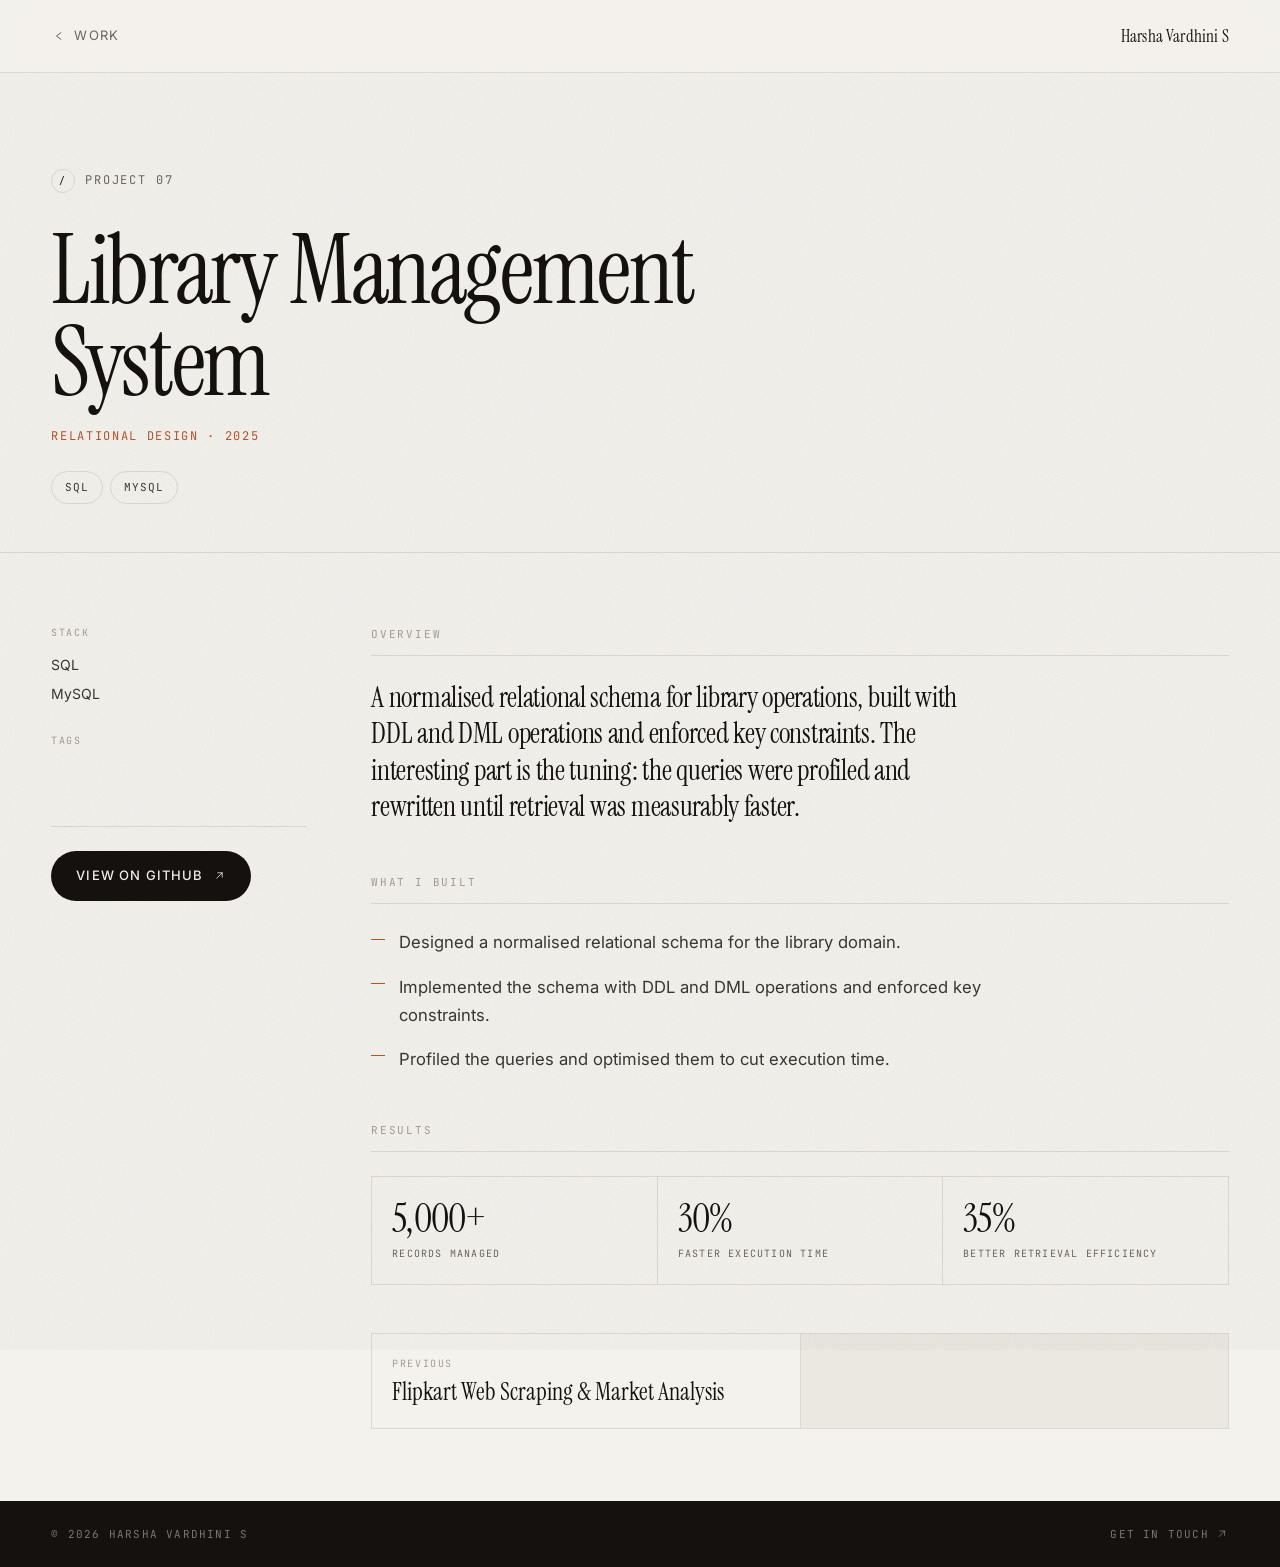
<file: work/library-management-system.html>
<!DOCTYPE html>
<html lang="en">
<head>
<meta charset="utf-8" />
<meta name="viewport" content="width=device-width, initial-scale=1" />
<title>Library Management System — Harsha Vardhini S</title>
<meta name="description" content="A normalised relational schema for library operations, built with DDL and DML operations and enforced key constraints. The interesting part is the tuning: ..." />
<meta name="theme-color" content="#14110f" />
<link rel="preconnect" href="https://fonts.googleapis.com" />
<link rel="preconnect" href="https://fonts.gstatic.com" crossorigin />
<link href="https://fonts.googleapis.com/css2?family=Instrument+Serif:ital@0;1&family=Inter:wght@300;400;500;600&family=JetBrains+Mono:wght@400;500&display=swap" rel="stylesheet" />
<link rel="stylesheet" href="../assets/styles.css" />
<link rel="stylesheet" href="../assets/work.css" />
<link rel="icon" href="data:image/svg+xml,%3Csvg xmlns='http://www.w3.org/2000/svg' viewBox='0 0 32 32'%3E%3Crect width='32' height='32' fill='%2314110f'/%3E%3Ctext x='16' y='22' font-family='Georgia,serif' font-size='15' fill='%23f4f2ed' text-anchor='middle'%3EHV%3C/text%3E%3C/svg%3E" />
</head>
<body class="is-p">

<div class="grain" aria-hidden="true"></div>
<div class="progress" aria-hidden="true"><span id="progressBar"></span></div>

<header class="pnav">
  <div class="shell pnav__inner">
    <a class="pnav__back" href="../index.html#work">
      <svg viewBox="0 0 24 24" aria-hidden="true"><path d="M15 7 8 12l7 5"/></svg>
      Work
    </a>
    <a class="pnav__brand" href="../index.html">Harsha Vardhini S</a>
  </div>
</header>

<main>

  <section class="phero">
    <div class="shell">
      <p class="phero__crumb"><span class="slash">/</span> Project 07</p>
      <h1 class="phero__title">Library Management System</h1>
      <p class="phero__cat">Relational Design <span aria-hidden="true">&middot;</span> 2025</p>
      <ul class="chips">
            <li>SQL</li>
            <li>MySQL</li>
      </ul>
    </div>
  </section>

  <section class="pbody">
    <div class="shell pbody__grid">

      <aside class="pbody__side">
        <div class="pmeta">
          <p class="pmeta__h">Stack</p>
          <ul class="pmeta__list">
            <li>SQL</li>
            <li>MySQL</li>
          </ul>
        </div>
        <div class="pmeta">
          <p class="pmeta__h">Tags</p>
          <ul class="tags">
            <li>Normalisation</li>
            <li>Joins</li>
            <li>Tuning</li>
          </ul>
        </div>
        <div class="pmeta pacts">
          <a class="btn btn--solid" href="https://github.com/Harshavardhini255/sql-library-management-system" target="_blank" rel="noopener">View on GitHub <svg viewBox="0 0 24 24" aria-hidden="true"><path d="M7 17 17 7M9 7h8v8"/></svg></a>
        </div>
      </aside>

      <div class="pbody__main">

      <section class="blk">
        <h2 class="blk__h">Overview</h2>
        <p class="lede">A normalised relational schema for library operations, built with DDL and DML operations and enforced key constraints. The interesting part is the tuning: the queries were profiled and rewritten until retrieval was measurably faster.</p>
      </section>

      <section class="blk">
        <h2 class="blk__h">What I built</h2>
        <ul class="ticks">
          <li>Designed a normalised relational schema for the library domain.</li>
          <li>Implemented the schema with DDL and DML operations and enforced key constraints.</li>
          <li>Profiled the queries and optimised them to cut execution time.</li>
        </ul>
      </section>

      <section class="blk">
        <h2 class="blk__h">Results</h2>
        <div class="res__grid">
        <div class="res">
          <span class="res__v">5,000+</span>
          <span class="res__l">records managed</span>
        </div>
        <div class="res">
          <span class="res__v">30%</span>
          <span class="res__l">faster execution time</span>
        </div>
        <div class="res">
          <span class="res__v">35%</span>
          <span class="res__l">better retrieval efficiency</span>
        </div>

        </div>
      </section>

      <div class="pn">
        <a class="pn__link pn__link--prev" href="flipkart-market-analysis.html"><span class="pn__dir">Previous</span><span class="pn__title">Flipkart Web Scraping &amp; Market Analysis</span></a>
        <span class="pn__link pn__link--off"></span>
      </div>

      </div>
    </div>
  </section>

</main>

<footer class="pfoot">
  <div class="shell pfoot__inner">
    <p>&copy; <span id="year">2026</span> Harsha Vardhini S</p>
    <a href="../index.html#contact">Get in touch <svg viewBox="0 0 24 24" aria-hidden="true"><path d="M7 17 17 7M9 7h8v8"/></svg></a>
  </div>
</footer>

<script src="../assets/work.js"></script>
</body>
</html>
</file>
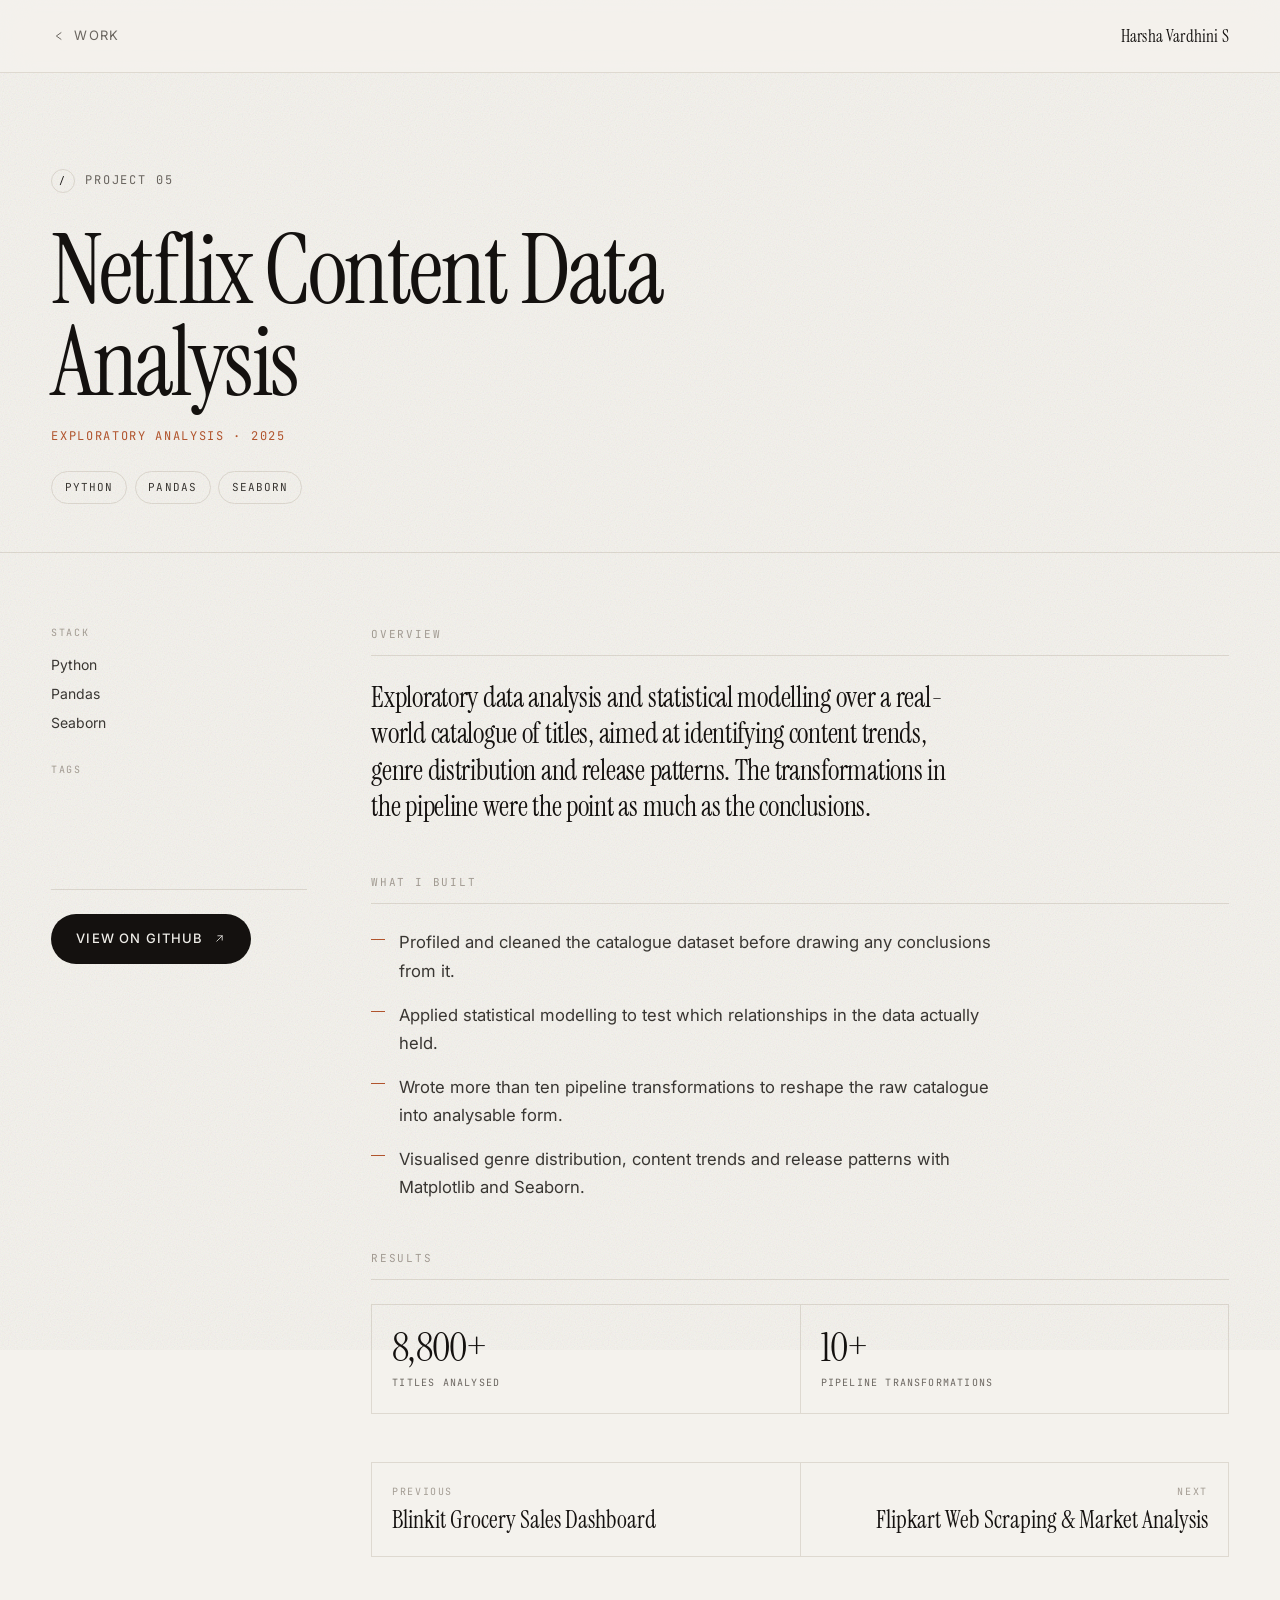
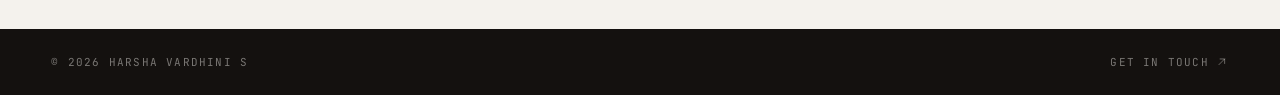
<file: work/netflix-content-data-analysis.html>
<!DOCTYPE html>
<html lang="en">
<head>
<meta charset="utf-8" />
<meta name="viewport" content="width=device-width, initial-scale=1" />
<title>Netflix Content Data Analysis — Harsha Vardhini S</title>
<meta name="description" content="Exploratory data analysis and statistical modelling over a real-world catalogue of titles, aimed at identifying content trends, genre distribution and rele..." />
<meta name="theme-color" content="#14110f" />
<link rel="preconnect" href="https://fonts.googleapis.com" />
<link rel="preconnect" href="https://fonts.gstatic.com" crossorigin />
<link href="https://fonts.googleapis.com/css2?family=Instrument+Serif:ital@0;1&family=Inter:wght@300;400;500;600&family=JetBrains+Mono:wght@400;500&display=swap" rel="stylesheet" />
<link rel="stylesheet" href="../assets/styles.css" />
<link rel="stylesheet" href="../assets/work.css" />
<link rel="icon" href="data:image/svg+xml,%3Csvg xmlns='http://www.w3.org/2000/svg' viewBox='0 0 32 32'%3E%3Crect width='32' height='32' fill='%2314110f'/%3E%3Ctext x='16' y='22' font-family='Georgia,serif' font-size='15' fill='%23f4f2ed' text-anchor='middle'%3EHV%3C/text%3E%3C/svg%3E" />
</head>
<body class="is-p">

<div class="grain" aria-hidden="true"></div>
<div class="progress" aria-hidden="true"><span id="progressBar"></span></div>

<header class="pnav">
  <div class="shell pnav__inner">
    <a class="pnav__back" href="../index.html#work">
      <svg viewBox="0 0 24 24" aria-hidden="true"><path d="M15 7 8 12l7 5"/></svg>
      Work
    </a>
    <a class="pnav__brand" href="../index.html">Harsha Vardhini S</a>
  </div>
</header>

<main>

  <section class="phero">
    <div class="shell">
      <p class="phero__crumb"><span class="slash">/</span> Project 05</p>
      <h1 class="phero__title">Netflix Content Data Analysis</h1>
      <p class="phero__cat">Exploratory Analysis <span aria-hidden="true">&middot;</span> 2025</p>
      <ul class="chips">
            <li>Python</li>
            <li>Pandas</li>
            <li>Seaborn</li>
      </ul>
    </div>
  </section>

  <section class="pbody">
    <div class="shell pbody__grid">

      <aside class="pbody__side">
        <div class="pmeta">
          <p class="pmeta__h">Stack</p>
          <ul class="pmeta__list">
            <li>Python</li>
            <li>Pandas</li>
            <li>Seaborn</li>
          </ul>
        </div>
        <div class="pmeta">
          <p class="pmeta__h">Tags</p>
          <ul class="tags">
            <li>EDA</li>
            <li>Statistical Modelling</li>
            <li>Viz</li>
          </ul>
        </div>
        <div class="pmeta pacts">
          <a class="btn btn--solid" href="https://github.com/Harshavardhini255/VOIS_AICTE_Oct2025_MajorProject_Harshavardini_S" target="_blank" rel="noopener">View on GitHub <svg viewBox="0 0 24 24" aria-hidden="true"><path d="M7 17 17 7M9 7h8v8"/></svg></a>
        </div>
      </aside>

      <div class="pbody__main">

      <section class="blk">
        <h2 class="blk__h">Overview</h2>
        <p class="lede">Exploratory data analysis and statistical modelling over a real-world catalogue of titles, aimed at identifying content trends, genre distribution and release patterns. The transformations in the pipeline were the point as much as the conclusions.</p>
      </section>

      <section class="blk">
        <h2 class="blk__h">What I built</h2>
        <ul class="ticks">
          <li>Profiled and cleaned the catalogue dataset before drawing any conclusions from it.</li>
          <li>Applied statistical modelling to test which relationships in the data actually held.</li>
          <li>Wrote more than ten pipeline transformations to reshape the raw catalogue into analysable form.</li>
          <li>Visualised genre distribution, content trends and release patterns with Matplotlib and Seaborn.</li>
        </ul>
      </section>

      <section class="blk">
        <h2 class="blk__h">Results</h2>
        <div class="res__grid">
        <div class="res">
          <span class="res__v">8,800+</span>
          <span class="res__l">titles analysed</span>
        </div>
        <div class="res">
          <span class="res__v">10+</span>
          <span class="res__l">pipeline transformations</span>
        </div>

        </div>
      </section>

      <div class="pn">
        <a class="pn__link pn__link--prev" href="blinkit-grocery-sales-dashboard.html"><span class="pn__dir">Previous</span><span class="pn__title">Blinkit Grocery Sales Dashboard</span></a>
        <a class="pn__link pn__link--next" href="flipkart-market-analysis.html"><span class="pn__dir">Next</span><span class="pn__title">Flipkart Web Scraping &amp; Market Analysis</span></a>
      </div>

      </div>
    </div>
  </section>

</main>

<footer class="pfoot">
  <div class="shell pfoot__inner">
    <p>&copy; <span id="year">2026</span> Harsha Vardhini S</p>
    <a href="../index.html#contact">Get in touch <svg viewBox="0 0 24 24" aria-hidden="true"><path d="M7 17 17 7M9 7h8v8"/></svg></a>
  </div>
</footer>

<script src="../assets/work.js"></script>
</body>
</html>
</file>
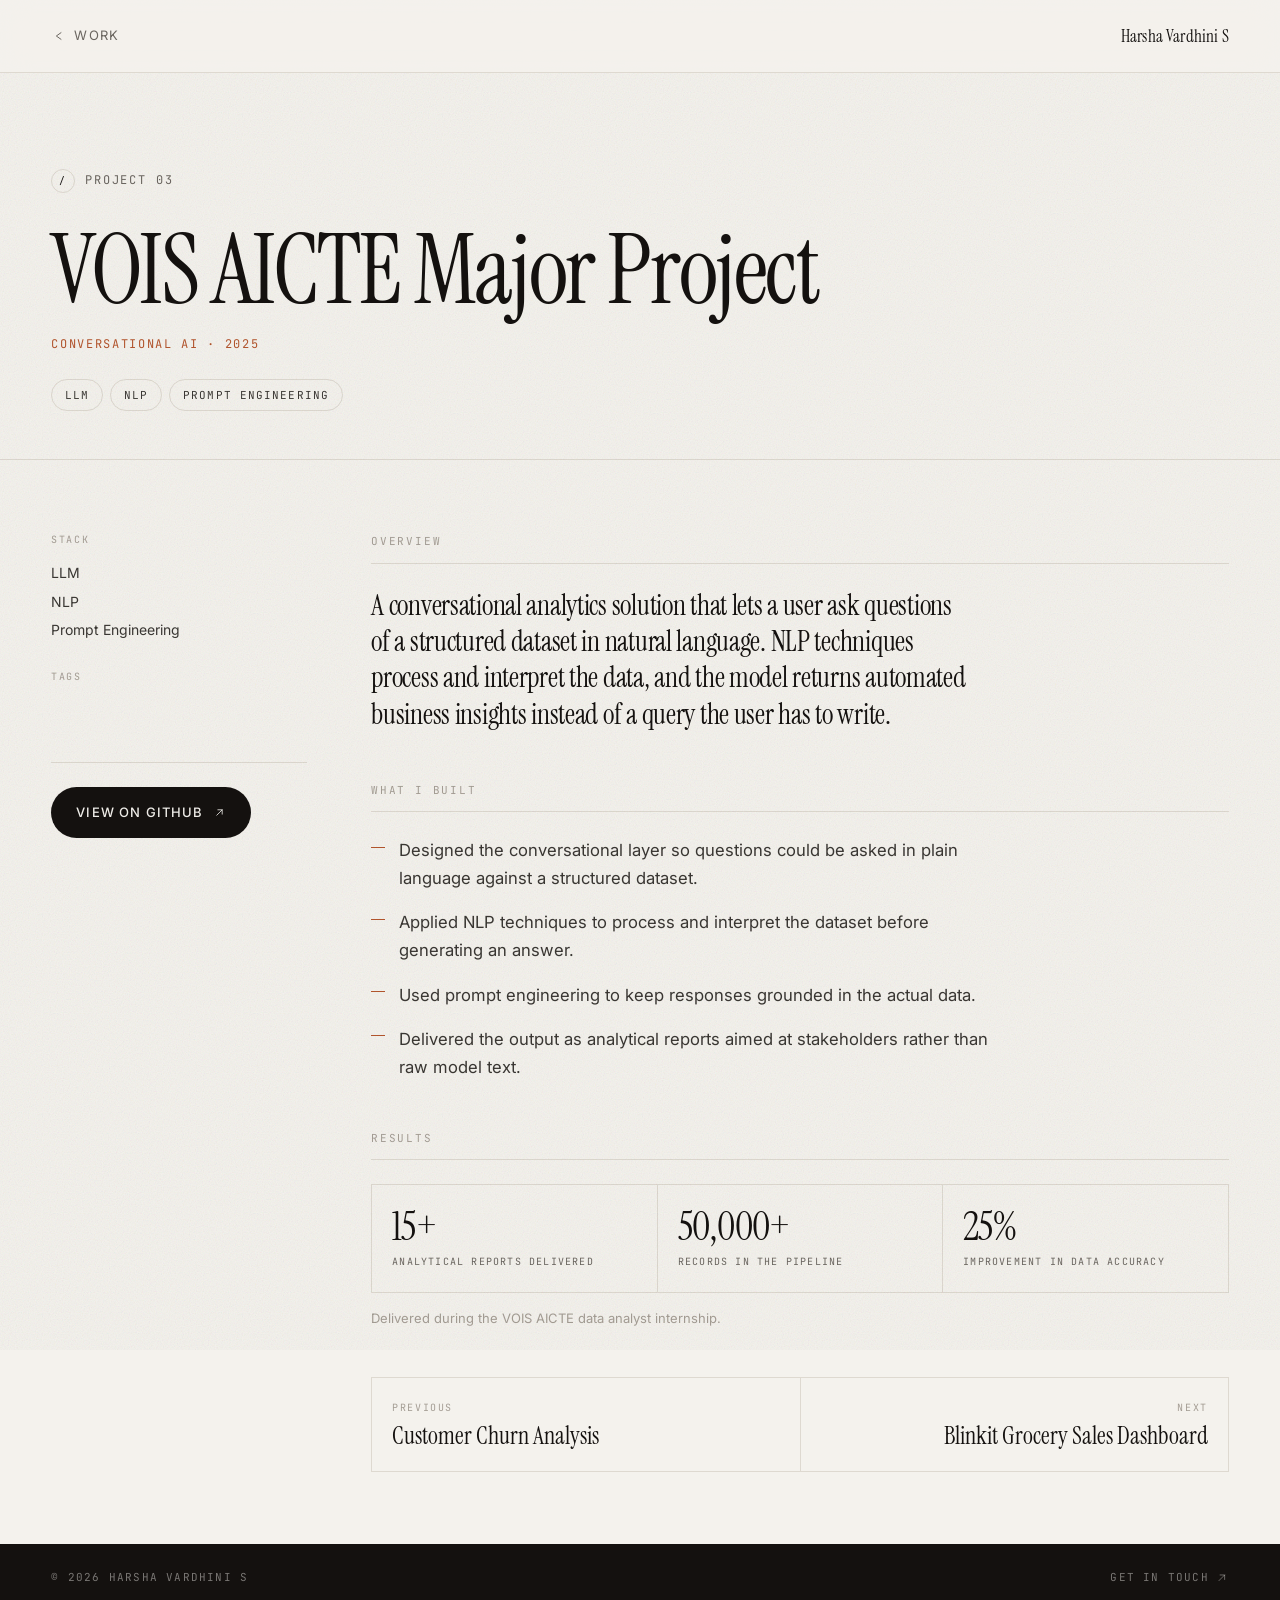
<file: work/vois-aicte-major-project.html>
<!DOCTYPE html>
<html lang="en">
<head>
<meta charset="utf-8" />
<meta name="viewport" content="width=device-width, initial-scale=1" />
<title>VOIS AICTE Major Project — Harsha Vardhini S</title>
<meta name="description" content="A conversational analytics solution that lets a user ask questions of a structured dataset in natural language. NLP techniques process and interpret the da..." />
<meta name="theme-color" content="#14110f" />
<link rel="preconnect" href="https://fonts.googleapis.com" />
<link rel="preconnect" href="https://fonts.gstatic.com" crossorigin />
<link href="https://fonts.googleapis.com/css2?family=Instrument+Serif:ital@0;1&family=Inter:wght@300;400;500;600&family=JetBrains+Mono:wght@400;500&display=swap" rel="stylesheet" />
<link rel="stylesheet" href="../assets/styles.css" />
<link rel="stylesheet" href="../assets/work.css" />
<link rel="icon" href="data:image/svg+xml,%3Csvg xmlns='http://www.w3.org/2000/svg' viewBox='0 0 32 32'%3E%3Crect width='32' height='32' fill='%2314110f'/%3E%3Ctext x='16' y='22' font-family='Georgia,serif' font-size='15' fill='%23f4f2ed' text-anchor='middle'%3EHV%3C/text%3E%3C/svg%3E" />
</head>
<body class="is-p">

<div class="grain" aria-hidden="true"></div>
<div class="progress" aria-hidden="true"><span id="progressBar"></span></div>

<header class="pnav">
  <div class="shell pnav__inner">
    <a class="pnav__back" href="../index.html#work">
      <svg viewBox="0 0 24 24" aria-hidden="true"><path d="M15 7 8 12l7 5"/></svg>
      Work
    </a>
    <a class="pnav__brand" href="../index.html">Harsha Vardhini S</a>
  </div>
</header>

<main>

  <section class="phero">
    <div class="shell">
      <p class="phero__crumb"><span class="slash">/</span> Project 03</p>
      <h1 class="phero__title">VOIS AICTE Major Project</h1>
      <p class="phero__cat">Conversational AI <span aria-hidden="true">&middot;</span> 2025</p>
      <ul class="chips">
            <li>LLM</li>
            <li>NLP</li>
            <li>Prompt Engineering</li>
      </ul>
    </div>
  </section>

  <section class="pbody">
    <div class="shell pbody__grid">

      <aside class="pbody__side">
        <div class="pmeta">
          <p class="pmeta__h">Stack</p>
          <ul class="pmeta__list">
            <li>LLM</li>
            <li>NLP</li>
            <li>Prompt Engineering</li>
          </ul>
        </div>
        <div class="pmeta">
          <p class="pmeta__h">Tags</p>
          <ul class="tags">
            <li>LLM</li>
            <li>NLP</li>
            <li>Prompt Engineering</li>
          </ul>
        </div>
        <div class="pmeta pacts">
          <a class="btn btn--solid" href="https://github.com/Harshavardhini255/VOIS_AICTE_Oct2025_MajorProject_Harshavardini_S" target="_blank" rel="noopener">View on GitHub <svg viewBox="0 0 24 24" aria-hidden="true"><path d="M7 17 17 7M9 7h8v8"/></svg></a>
        </div>
      </aside>

      <div class="pbody__main">

      <section class="blk">
        <h2 class="blk__h">Overview</h2>
        <p class="lede">A conversational analytics solution that lets a user ask questions of a structured dataset in natural language. NLP techniques process and interpret the data, and the model returns automated business insights instead of a query the user has to write.</p>
      </section>

      <section class="blk">
        <h2 class="blk__h">What I built</h2>
        <ul class="ticks">
          <li>Designed the conversational layer so questions could be asked in plain language against a structured dataset.</li>
          <li>Applied NLP techniques to process and interpret the dataset before generating an answer.</li>
          <li>Used prompt engineering to keep responses grounded in the actual data.</li>
          <li>Delivered the output as analytical reports aimed at stakeholders rather than raw model text.</li>
        </ul>
      </section>

      <section class="blk">
        <h2 class="blk__h">Results</h2>
        <div class="res__grid">
        <div class="res">
          <span class="res__v">15+</span>
          <span class="res__l">analytical reports delivered</span>
        </div>
        <div class="res">
          <span class="res__v">50,000+</span>
          <span class="res__l">records in the pipeline</span>
        </div>
        <div class="res">
          <span class="res__v">25%</span>
          <span class="res__l">improvement in data accuracy</span>
        </div>

        </div>
        <p class="res__note">Delivered during the VOIS AICTE data analyst internship.</p>
      </section>

      <div class="pn">
        <a class="pn__link pn__link--prev" href="customer-churn-analysis.html"><span class="pn__dir">Previous</span><span class="pn__title">Customer Churn Analysis</span></a>
        <a class="pn__link pn__link--next" href="blinkit-grocery-sales-dashboard.html"><span class="pn__dir">Next</span><span class="pn__title">Blinkit Grocery Sales Dashboard</span></a>
      </div>

      </div>
    </div>
  </section>

</main>

<footer class="pfoot">
  <div class="shell pfoot__inner">
    <p>&copy; <span id="year">2026</span> Harsha Vardhini S</p>
    <a href="../index.html#contact">Get in touch <svg viewBox="0 0 24 24" aria-hidden="true"><path d="M7 17 17 7M9 7h8v8"/></svg></a>
  </div>
</footer>

<script src="../assets/work.js"></script>
</body>
</html>
</file>
<file: assets/styles.css>
:root{
  --paper:#f4f2ed;
  --paper-2:#ebe8e1;
  --ink:#14110f;
  --graphite:#3a3733;
  --slate:#6b6660;
  --mist:#a49d94;
  --line:#ded9d0;
  --accent:#b4552d;
  --serif:"Instrument Serif",Georgia,"Times New Roman",serif;
  --sans:"Inter",-apple-system,BlinkMacSystemFont,"Segoe UI",Roboto,Helvetica,Arial,sans-serif;
  --mono:"JetBrains Mono",ui-monospace,SFMono-Regular,Menlo,Consolas,monospace;
  --shell:1360px;
  --gutter:clamp(1.25rem,4vw,4.5rem);
  --ease:cubic-bezier(.22,1,.36,1);
}

*,*::before,*::after{box-sizing:border-box}

html{
  -webkit-text-size-adjust:100%;
  scroll-behavior:smooth;
  scroll-padding-top:6rem;
}

body{
  margin:0;
  background:var(--paper);
  color:var(--ink);
  font-family:var(--sans);
  font-size:clamp(.9375rem,.9rem + .18vw,1.0625rem);
  line-height:1.65;
  font-weight:400;
  -webkit-font-smoothing:antialiased;
  -moz-osx-font-smoothing:grayscale;
  overflow-x:hidden;
}

body.is-locked{overflow:hidden}

img{max-width:100%;display:block}
a{color:inherit;text-decoration:none}
button{font:inherit;color:inherit;background:none;border:0;cursor:pointer}
h1,h2,h3,p,dl,dd,ul,ol,figure{margin:0}
ul,ol{list-style:none;padding:0}
svg{width:1em;height:1em;fill:none;stroke:currentColor;stroke-width:1.5;stroke-linecap:round;stroke-linejoin:round}

::selection{background:var(--ink);color:var(--paper)}

.shell{
  width:100%;
  max-width:var(--shell);
  margin-inline:auto;
  padding-inline:var(--gutter);
}

.grain{
  position:fixed;
  inset:-50%;
  z-index:9;
  pointer-events:none;
  opacity:.5;
  mix-blend-mode:multiply;
  background-image:url("data:image/svg+xml,%3Csvg xmlns='http://www.w3.org/2000/svg' width='200' height='200'%3E%3Cfilter id='n'%3E%3CfeTurbulence type='fractalNoise' baseFrequency='.85' numOctaves='3'/%3E%3C/filter%3E%3Crect width='200' height='200' filter='url(%23n)' opacity='.28'/%3E%3C/svg%3E");
}

.progress{
  position:fixed;
  top:0;left:0;right:0;
  height:2px;
  z-index:60;
  background:transparent;
}
.progress span{
  display:block;
  height:100%;
  width:0;
  background:var(--accent);
  transform-origin:0 50%;
}

.loader{
  position:fixed;
  inset:0;
  z-index:100;
  display:grid;
  place-items:center;
  background:var(--ink);
  color:var(--paper);
  transition:opacity .6s var(--ease),visibility .6s;
}
.loader.is-done{opacity:0;visibility:hidden}
.loader__inner{display:flex;flex-direction:column;align-items:center;gap:1.1rem}
.loader__mark{
  font-family:var(--serif);
  font-size:clamp(3rem,12vw,6rem);
  line-height:1;
  letter-spacing:-.02em;
}
.loader__track{display:block;width:min(46vw,220px);height:1px;background:rgba(244,242,237,.25);overflow:hidden}
.loader__track span{display:block;height:100%;width:0;background:var(--paper);transition:width .25s linear}

.nav{
  position:fixed;
  top:0;left:0;right:0;
  z-index:50;
  transition:background .45s var(--ease),border-color .45s var(--ease),backdrop-filter .45s;
  border-bottom:1px solid transparent;
}
.nav.is-stuck{
  background:rgba(244,242,237,.86);
  backdrop-filter:blur(14px) saturate(140%);
  border-bottom-color:var(--line);
}
.nav__inner{
  display:flex;
  align-items:center;
  justify-content:space-between;
  gap:1.5rem;
  min-height:4.5rem;
}
.nav__brand{display:flex;align-items:center;gap:.7rem}
.nav__monogram{
  display:grid;
  place-items:center;
  width:2.1rem;height:2.1rem;
  border:1px solid var(--ink);
  border-radius:50%;
  font-family:var(--serif);
  font-size:.95rem;
  letter-spacing:.01em;
  transition:background .4s var(--ease),color .4s var(--ease);
}
.nav__brand:hover .nav__monogram{background:var(--ink);color:var(--paper)}
.nav__brandname{
  font-size:.8125rem;
  letter-spacing:.14em;
  text-transform:uppercase;
  font-weight:500;
}
.nav__links{display:flex;gap:1.9rem}
.nav__links a{
  position:relative;
  font-size:.8125rem;
  letter-spacing:.1em;
  text-transform:uppercase;
  color:var(--slate);
  padding-block:.35rem;
  transition:color .3s var(--ease);
}
.nav__links a::after{
  content:"";
  position:absolute;
  left:0;bottom:0;
  height:1px;width:100%;
  background:currentColor;
  transform:scaleX(0);
  transform-origin:100% 50%;
  transition:transform .45s var(--ease);
}
.nav__links a:hover,.nav__links a.is-active{color:var(--ink)}
.nav__links a:hover::after,.nav__links a.is-active::after{transform:scaleX(1);transform-origin:0 50%}
.nav__cta{
  display:inline-flex;
  align-items:center;
  gap:.55rem;
  font-size:.75rem;
  letter-spacing:.1em;
  text-transform:uppercase;
  padding:.55rem 1rem;
  border:1px solid var(--line);
  border-radius:999px;
  color:var(--graphite);
  background:rgba(244,242,237,.6);
  transition:border-color .35s var(--ease),background .35s var(--ease);
}
.nav__cta:hover{border-color:var(--ink);background:var(--paper)}
.pulse{
  position:relative;
  width:.45rem;height:.45rem;
  border-radius:50%;
  background:#3f8f4f;
  flex:none;
}
.pulse::after{
  content:"";
  position:absolute;
  inset:0;
  border-radius:50%;
  background:#3f8f4f;
  animation:ping 2.4s var(--ease) infinite;
}
@keyframes ping{0%{transform:scale(1);opacity:.7}70%,100%{transform:scale(2.6);opacity:0}}
.nav__burger{display:none;width:2.5rem;height:2.5rem;position:relative}
.nav__burger span{
  position:absolute;
  left:.55rem;right:.55rem;
  height:1px;
  background:var(--ink);
  transition:transform .4s var(--ease),opacity .3s;
}
.nav__burger span:nth-child(1){top:1.05rem}
.nav__burger span:nth-child(2){top:1.6rem}
.nav__burger.is-open span:nth-child(1){transform:translateY(.275rem) rotate(45deg)}
.nav__burger.is-open span:nth-child(2){transform:translateY(-.275rem) rotate(-45deg)}

.menu{
  position:fixed;
  inset:0;
  z-index:45;
  background:var(--ink);
  color:var(--paper);
  display:flex;
  flex-direction:column;
  justify-content:center;
  gap:3rem;
  padding:6rem var(--gutter) 3rem;
  opacity:0;
  transition:opacity .4s var(--ease);
}
.menu.is-open{opacity:1}
.menu__links{display:flex;flex-direction:column;gap:.4rem}
.menu__links a{
  display:flex;
  align-items:baseline;
  gap:1rem;
  font-family:var(--serif);
  font-size:clamp(2.25rem,11vw,3.75rem);
  line-height:1.12;
  border-bottom:1px solid rgba(244,242,237,.14);
  padding-block:.35rem;
  opacity:0;
  transform:translateY(14px);
}
.menu.is-open .menu__links a{animation:menuIn .5s var(--ease) forwards}
.menu.is-open .menu__links a:nth-child(1){animation-delay:.06s}
.menu.is-open .menu__links a:nth-child(2){animation-delay:.12s}
.menu.is-open .menu__links a:nth-child(3){animation-delay:.18s}
.menu.is-open .menu__links a:nth-child(4){animation-delay:.24s}
.menu.is-open .menu__links a:nth-child(5){animation-delay:.3s}
@keyframes menuIn{to{opacity:1;transform:none}}
.menu__links em{
  font-family:var(--mono);
  font-style:normal;
  font-size:.75rem;
  color:var(--mist);
}
.menu__foot{display:flex;flex-wrap:wrap;gap:1.5rem;font-size:.8125rem;color:var(--mist)}
.menu__foot a:hover{color:var(--paper)}

.hero{padding-top:9.5rem;padding-bottom:clamp(3rem,7vw,5.5rem)}
.hero__grid{
  display:grid;
  grid-template-columns:minmax(0,1.35fr) minmax(0,.85fr);
  gap:clamp(2rem,5vw,5rem);
  align-items:end;
}
.hero__eyebrow{
  display:flex;
  align-items:center;
  gap:.6rem;
  font-family:var(--mono);
  font-size:.75rem;
  letter-spacing:.16em;
  text-transform:uppercase;
  color:var(--slate);
  margin-bottom:clamp(1.5rem,3vw,2.5rem);
}
.slash{
  display:grid;
  place-items:center;
  width:1.5rem;height:1.5rem;
  border:1px solid var(--line);
  border-radius:50%;
  font-size:.6rem;
  color:var(--ink);
}
.hero__name{
  font-family:var(--serif);
  font-weight:400;
  font-size:clamp(3.5rem,12.5vw,10.5rem);
  line-height:.88;
  letter-spacing:-.025em;
  margin-bottom:clamp(1.5rem,3vw,2.25rem);
}
.hero__name .line{display:block;overflow:hidden}
.hero__name .line span{display:block;transform:translateY(105%)}
.is-ready .hero__name .line span{animation:lineUp 1s var(--ease) forwards}
.is-ready .hero__name .line:nth-child(2) span{animation-delay:.09s}
@keyframes lineUp{to{transform:none}}
.hero__role{
  display:flex;
  align-items:baseline;
  gap:clamp(.6rem,1.4vw,1.1rem);
  margin-bottom:clamp(1.75rem,3.5vw,2.75rem);
}
.hero__rolesuffix{
  font-family:var(--mono);
  font-size:.8125rem;
  letter-spacing:.18em;
  text-transform:uppercase;
  color:var(--accent);
}
.hero__roleword{
  font-family:var(--serif);
  font-size:clamp(1.75rem,4.6vw,3.4rem);
  line-height:1;
  letter-spacing:-.01em;
  font-style:italic;
}
.hero__intro{
  max-width:46ch;
  color:var(--graphite);
  font-size:clamp(1rem,.96rem + .3vw,1.1875rem);
  line-height:1.6;
  margin-bottom:clamp(1.75rem,3vw,2.5rem);
}
.hero__meta{
  display:grid;
  gap:.1rem;
  border-top:1px solid var(--line);
  margin-bottom:clamp(1.75rem,3vw,2.5rem);
  max-width:34rem;
}
.hero__meta > div{
  display:flex;
  flex-wrap:wrap;
  gap:.5rem 1.25rem;
  justify-content:space-between;
  padding-block:.7rem;
  border-bottom:1px solid var(--line);
}
.hero__meta dt{
  font-family:var(--mono);
  font-size:.6875rem;
  letter-spacing:.14em;
  text-transform:uppercase;
  color:var(--mist);
  padding-top:.15em;
}
.hero__meta dd{font-size:.875rem;color:var(--graphite)}
.hero__actions{display:flex;flex-wrap:wrap;gap:.75rem}

.btn{
  display:inline-flex;
  align-items:center;
  justify-content:center;
  gap:.6rem;
  padding:.85rem 1.5rem;
  border-radius:999px;
  font-size:.8125rem;
  letter-spacing:.09em;
  text-transform:uppercase;
  font-weight:500;
  border:1px solid transparent;
  transition:background .4s var(--ease),color .4s var(--ease),border-color .4s var(--ease),transform .4s var(--ease);
}
.btn--solid{background:var(--ink);color:var(--paper)}
.btn--solid:hover{background:var(--accent);transform:translateY(-2px)}
.btn--ghost{border-color:var(--line);color:var(--ink)}
.btn--ghost:hover{border-color:var(--ink);background:var(--ink);color:var(--paper);transform:translateY(-2px)}
.btn--light{background:var(--paper);color:var(--ink)}
.btn--light:hover{background:var(--accent);color:var(--paper)}
.btn--onlight{border-color:rgba(244,242,237,.3);color:var(--paper)}
.btn--onlight:hover{background:var(--paper);color:var(--ink);border-color:var(--paper)}

.hero__aside{display:flex;flex-direction:column;gap:1.5rem}
.portrait{position:relative}
.portrait__mask{
  position:relative;
  overflow:hidden;
  aspect-ratio:4/5;
  border-radius:58% 42% 46% 54%/44% 46% 54% 56%;
  background:var(--paper-2);
  animation:morph 18s ease-in-out infinite;
}
@keyframes morph{
  0%,100%{border-radius:58% 42% 46% 54%/44% 46% 54% 56%}
  33%{border-radius:44% 56% 58% 42%/52% 58% 42% 48%}
  66%{border-radius:52% 48% 42% 58%/46% 44% 56% 54%}
}
.portrait__mask img{width:100%;height:100%;object-fit:cover;filter:grayscale(1) contrast(1.06);transition:filter .8s var(--ease),transform 1.2s var(--ease)}
.portrait:hover .portrait__mask img{filter:grayscale(0) contrast(1);transform:scale(1.03)}
.portrait__tag{
  position:absolute;
  left:-.25rem;
  bottom:1.75rem;
  font-family:var(--mono);
  font-size:.6875rem;
  letter-spacing:.14em;
  text-transform:uppercase;
  color:var(--paper);
  background:var(--ink);
  padding:.5rem .8rem;
  border-radius:999px;
}
.rail{
  display:grid;
  grid-template-columns:repeat(2,minmax(0,1fr));
  gap:.5rem;
}
.rail a{
  display:flex;
  align-items:center;
  justify-content:space-between;
  gap:.5rem;
  padding:.75rem .9rem;
  border:1px solid var(--line);
  border-radius:.35rem;
  font-size:.75rem;
  letter-spacing:.1em;
  text-transform:uppercase;
  color:var(--slate);
  transition:background .35s var(--ease),color .35s var(--ease),border-color .35s var(--ease);
}
.rail a:hover{background:var(--ink);border-color:var(--ink);color:var(--paper)}
.rail svg{width:.9rem;height:.9rem;flex:none}

.hero__stats{
  display:grid;
  grid-template-columns:repeat(4,minmax(0,1fr));
  gap:1px;
  margin-top:clamp(3rem,7vw,6rem);
  background:var(--line);
  border-block:1px solid var(--line);
}
.stat{
  background:var(--paper);
  padding:clamp(1.25rem,2.4vw,2rem) clamp(.75rem,1.6vw,1.5rem);
  display:flex;
  flex-direction:column;
  gap:.35rem;
  transition:background .4s var(--ease);
}
.stat:hover{background:var(--paper-2)}
.stat__value{
  font-family:var(--serif);
  font-size:clamp(2rem,4.4vw,3.25rem);
  line-height:1;
  letter-spacing:-.02em;
}
.stat__label{
  font-family:var(--mono);
  font-size:.6875rem;
  letter-spacing:.13em;
  text-transform:uppercase;
  color:var(--slate);
}

.ticker{
  border-bottom:1px solid var(--line);
  background:var(--paper);
  overflow:hidden;
  padding-block:1.1rem;
  margin-top:clamp(2.5rem,6vw,4.5rem);
}
.ticker__track{
  display:flex;
  align-items:center;
  gap:2.75rem;
  width:max-content;
  animation:slide 42s linear infinite;
}
.ticker:hover .ticker__track{animation-play-state:paused}
@keyframes slide{to{transform:translateX(-50%)}}
.ticker__track span{
  display:inline-flex;
  align-items:center;
  gap:2.75rem;
  font-family:var(--mono);
  font-size:.75rem;
  letter-spacing:.16em;
  text-transform:uppercase;
  color:var(--slate);
  white-space:nowrap;
}
.ticker__track span::after{content:"◆";font-size:.5rem;color:var(--accent)}

.sechead{
  display:flex;
  align-items:baseline;
  gap:1rem;
  padding-bottom:1.1rem;
  border-bottom:1px solid var(--line);
  margin-bottom:clamp(2rem,4vw,3.25rem);
}
.sechead__num{font-family:var(--mono);font-size:.75rem;color:var(--mist);letter-spacing:.1em}
.sechead__title{
  font-family:var(--serif);
  font-weight:400;
  font-size:clamp(2.25rem,7vw,4.5rem);
  line-height:1;
  letter-spacing:-.02em;
}
.sechead--light{border-bottom-color:rgba(244,242,237,.18)}
.sechead--light .sechead__num{color:rgba(244,242,237,.5)}
.sechead--light .sechead__title{color:var(--paper)}

.work{background:var(--ink);color:var(--paper);padding-block:clamp(4rem,9vw,8rem)}
.work .sechead{border-bottom-color:rgba(244,242,237,.18)}
.work .sechead__num{color:rgba(244,242,237,.45)}
.work__bar{
  display:flex;
  flex-wrap:wrap;
  align-items:center;
  justify-content:space-between;
  gap:1rem 2rem;
  margin-bottom:clamp(2rem,5vw,4rem);
}
.filters{display:flex;flex-wrap:wrap;gap:1.5rem}
.filters button{
  display:inline-flex;
  align-items:baseline;
  gap:.35rem;
  font-family:var(--mono);
  font-size:.75rem;
  letter-spacing:.12em;
  text-transform:uppercase;
  color:rgba(244,242,237,.5);
  padding-bottom:.35rem;
  border-bottom:1px solid transparent;
  transition:color .3s var(--ease),border-color .3s var(--ease);
}
.filters button sup{font-size:.6rem;color:rgba(244,242,237,.3)}
.filters button:hover{color:var(--paper)}
.filters button.is-on{color:var(--paper);border-bottom-color:var(--paper)}
.filters button.is-on sup{color:var(--accent)}
.work__hint{
  font-family:var(--mono);
  font-size:.6875rem;
  letter-spacing:.12em;
  text-transform:uppercase;
  color:rgba(244,242,237,.4);
}
.work__statement{
  font-family:var(--serif);
  font-size:clamp(1.75rem,4.2vw,3.5rem);
  line-height:1.08;
  letter-spacing:-.015em;
  max-width:18ch;
  color:rgba(244,242,237,.92);
  margin-bottom:clamp(2.5rem,5vw,4rem);
}
.grid{
  display:grid;
  gap:clamp(2.5rem,4vw,3.5rem) clamp(1.5rem,2.5vw,2.5rem);
  grid-template-columns:repeat(3,minmax(0,1fr));
}
.card{
  position:relative;
  display:flex;
  flex-direction:column;
  transition:opacity .45s var(--ease),transform .45s var(--ease);
}
.card.is-hidden{display:none}
.card__cover{
  position:absolute;
  inset:0;
  z-index:10;
  border-radius:.4rem;
  pointer-events:auto;
}
.card__cover:focus-visible{
  outline:2px solid var(--paper);
  outline-offset:4px;
}
.card__visual{
  position:relative;
  display:grid;
  place-items:center;
  aspect-ratio:4/3;
  border-radius:.4rem;
  overflow:hidden;
  margin-bottom:1.5rem;
  background:var(--graphite);
}
.card__visual::after{
  content:"";
  position:absolute;
  inset:0;
  background-image:linear-gradient(rgba(244,242,237,.09) 1px,transparent 1px),linear-gradient(90deg,rgba(244,242,237,.09) 1px,transparent 1px);
  background-size:22px 22px;
  transition:opacity .5s var(--ease);
}
.card:hover .card__visual::after{opacity:.35}
.card__visual span{
  position:relative;
  z-index:1;
  font-family:var(--serif);
  font-size:clamp(2.5rem,5vw,3.75rem);
  line-height:1;
  letter-spacing:-.02em;
  color:rgba(244,242,237,.9);
  transition:transform .7s var(--ease);
}
.card:hover .card__visual span{transform:scale(1.08)}
.card__visual--a{background:linear-gradient(140deg,#2b3a4a,#16202b)}
.card__visual--b{background:linear-gradient(140deg,#4a2b2b,#2b1618)}
.card__visual--c{background:linear-gradient(140deg,#3a4a2b,#1c2416)}
.card__visual--d{background:linear-gradient(140deg,#4a3f2b,#241d13)}
.card__visual--e{background:linear-gradient(140deg,#2b2b4a,#16162b)}
.card__visual--f{background:linear-gradient(140deg,#2b4a45,#13241f)}
.card__visual--g{background:linear-gradient(140deg,#4a2b3f,#241320)}
.card__head{
  display:flex;
  align-items:baseline;
  justify-content:space-between;
  gap:1rem;
}
.card__num{
  font-family:var(--serif);
  font-size:clamp(2.25rem,4vw,3rem);
  line-height:.9;
  color:rgba(244,242,237,.16);
}
.card__year{font-family:var(--mono);font-size:.6875rem;color:rgba(244,242,237,.4);letter-spacing:.1em}
.card__title{
  position:relative;
  z-index:1;
  font-family:var(--serif);
  font-weight:400;
  font-size:clamp(1.375rem,2.2vw,1.75rem);
  line-height:1.14;
  margin-top:1rem;
  color:var(--paper);
}
.card__cat{
  font-family:var(--mono);
  font-size:.6875rem;
  letter-spacing:.13em;
  text-transform:uppercase;
  color:rgba(244,242,237,.45);
  margin-top:.6rem;
}
.card__desc{
  font-size:.875rem;
  line-height:1.65;
  color:rgba(244,242,237,.6);
  margin-top:1.1rem;
}
.tags{display:flex;flex-wrap:wrap;gap:.4rem;margin-top:1.25rem}
.tags li{
  font-family:var(--mono);
  font-size:.625rem;
  letter-spacing:.1em;
  text-transform:uppercase;
  color:rgba(244,242,237,.65);
  border:1px solid rgba(244,242,237,.2);
  border-radius:999px;
  padding:.3rem .65rem;
}
.card__foot{
  display:flex;
  align-items:flex-end;
  justify-content:space-between;
  gap:1rem;
  margin-top:auto;
  padding-top:1.75rem;
}
.card__stack{
  font-family:var(--mono);
  font-size:.6875rem;
  line-height:1.7;
  color:rgba(244,242,237,.4);
  max-width:26ch;
}
.card__tail{
  position:relative;
  z-index:2;
  display:inline-flex;
  align-items:center;
  gap:.6rem;
  flex:none;
  pointer-events:none;
}
.card__tail a{pointer-events:auto}
.card__code{
  font-family:var(--mono);
  font-size:.625rem;
  letter-spacing:.12em;
  text-transform:uppercase;
  color:rgba(244,242,237,.55);
  border:1px solid rgba(244,242,237,.22);
  border-radius:999px;
  padding:.35rem .7rem;
  transition:background .4s var(--ease),color .4s var(--ease),border-color .4s var(--ease);
}
.card__code:hover{background:var(--paper);color:var(--ink);border-color:var(--paper)}
.card__go{
  display:grid;
  place-items:center;
  width:2.25rem;height:2.25rem;
  flex:none;
  border:1px solid rgba(244,242,237,.28);
  border-radius:50%;
  transition:background .4s var(--ease),color .4s var(--ease),border-color .4s var(--ease),transform .4s var(--ease);
  pointer-events:none;
}
.card__go svg{width:1rem;height:1rem}
.card:hover .card__go{background:var(--paper);color:var(--ink);border-color:var(--paper);transform:translate(3px,-3px)}

.stack{padding-block:clamp(4rem,9vw,8rem)}
.acc__item{border-bottom:1px solid var(--line)}
.acc__item:first-child{border-top:1px solid var(--line)}
.acc__head{
  display:flex;
  align-items:flex-start;
  gap:1.25rem;
  width:100%;
  text-align:left;
  padding-block:clamp(1.25rem,2.5vw,2rem);
}
.acc__n{font-family:var(--mono);font-size:.75rem;color:var(--mist);padding-top:.55em;flex:none}
.acc__title{
  flex:1;
  font-family:var(--serif);
  font-weight:400;
  font-size:clamp(1.5rem,4.6vw,3rem);
  line-height:1.08;
  letter-spacing:-.015em;
  color:var(--ink);
  transition:opacity .4s var(--ease),transform .5s var(--ease);
}
.acc__item.is-open .acc__title{opacity:1}
.acc__item:not(.is-open) .acc__title{opacity:.42}
.acc__item:not(.is-open):hover .acc__title{opacity:.7}
.acc__icon{
  position:relative;
  display:block;
  width:1.5rem;height:1.5rem;
  flex:none;
  margin-top:.35em;
  border:1px solid var(--line);
  border-radius:50%;
  transition:border-color .4s var(--ease),background .4s var(--ease),transform .5s var(--ease);
}
.acc__head:hover .acc__icon{border-color:var(--ink)}
.acc__item.is-open .acc__icon{background:var(--ink);border-color:var(--ink);transform:rotate(180deg)}
.acc__icon i{
  position:absolute;
  top:50%;left:50%;
  background:var(--ink);
  transition:background .4s var(--ease),transform .5s var(--ease);
}
.acc__icon i:nth-child(1){width:.6rem;height:1px;transform:translate(-50%,-50%)}
.acc__icon i:nth-child(2){width:1px;height:.6rem;transform:translate(-50%,-50%)}
.acc__item.is-open .acc__icon i{background:var(--paper)}
.acc__item.is-open .acc__icon i:nth-child(2){transform:translate(-50%,-50%) scaleY(0)}
.acc__panel{
  height:0;
  overflow:hidden;
  transition:height .55s var(--ease);
}
.acc__panel p{
  max-width:62ch;
  color:var(--graphite);
  padding:0 0 2.25rem 3.1rem;
}
@media (min-width:1024px){
  .acc__panel p{padding-left:4.4rem}
}

.exp{background:var(--paper-2);padding-block:clamp(4rem,9vw,8rem)}
.tl{display:grid;gap:clamp(2.25rem,4vw,3.5rem)}
.tl__item{
  display:grid;
  grid-template-columns:minmax(0,15rem) minmax(0,1fr);
  gap:1.5rem 3rem;
  padding-top:1.75rem;
  border-top:1px solid var(--line);
  transition:background .5s var(--ease);
}
.tl__meta{display:flex;flex-direction:column;gap:.4rem}
.tl__period{font-family:var(--mono);font-size:.75rem;letter-spacing:.1em;text-transform:uppercase;color:var(--slate)}
.tl__place{font-size:.8125rem;color:var(--mist)}
.tl__body h3{
  font-family:var(--serif);
  font-weight:400;
  font-size:clamp(1.375rem,2.6vw,1.875rem);
  line-height:1.16;
  letter-spacing:-.01em;
}
.tl__body h3 span{
  display:block;
  font-family:var(--sans);
  font-size:.8125rem;
  font-weight:400;
  letter-spacing:.1em;
  text-transform:uppercase;
  color:var(--slate);
  margin-top:.6rem;
}
.tl__hl{
  display:inline-block;
  font-family:var(--mono);
  font-size:.6875rem;
  letter-spacing:.12em;
  text-transform:uppercase;
  color:var(--accent);
  border:1px solid currentColor;
  border-radius:999px;
  padding:.3rem .7rem;
  margin-top:1rem;
}
.tl__body ul{margin-top:1.25rem;display:grid;gap:.85rem}
.tl__body li{
  position:relative;
  padding-left:1.4rem;
  color:var(--graphite);
  font-size:.9375rem;
  line-height:1.68;
}
.tl__body li::before{
  content:"";
  position:absolute;
  left:0;top:.72em;
  width:.5rem;height:1px;
  background:var(--mist);
}

.about{padding-block:clamp(4rem,9vw,8rem)}
.about__grid{
  display:grid;
  grid-template-columns:minmax(0,1fr) minmax(0,1fr);
  gap:clamp(1.5rem,4vw,4rem);
}
.about .sechead{grid-column:1/-1}
.about__lead h3{
  font-family:var(--serif);
  font-weight:400;
  font-size:clamp(1.625rem,3.4vw,2.75rem);
  line-height:1.12;
  letter-spacing:-.015em;
}
.about__copy{display:grid;gap:1.1rem}
.about__copy p{color:var(--graphite);max-width:60ch}
.about__facts{
  grid-column:1/-1;
  display:grid;
  grid-template-columns:repeat(4,minmax(0,1fr));
  gap:1px;
  background:var(--line);
  border:1px solid var(--line);
  margin-top:clamp(1.5rem,3vw,2.5rem);
}
.about__facts > div{background:var(--paper);padding:1.15rem 1.25rem}
.about__facts dt{
  font-family:var(--mono);
  font-size:.625rem;
  letter-spacing:.14em;
  text-transform:uppercase;
  color:var(--mist);
}
.about__facts dd{margin-top:.4rem;font-size:.9375rem;color:var(--graphite)}

.cred{background:var(--paper-2);padding-block:clamp(4rem,9vw,8rem)}
.cred__grid{display:grid;grid-template-columns:minmax(0,1.5fr) minmax(0,1fr);gap:clamp(2rem,5vw,4.5rem)}
.cred__label{
  font-family:var(--mono);
  font-size:.6875rem;
  font-weight:400;
  letter-spacing:.16em;
  text-transform:uppercase;
  color:var(--mist);
}
.cred__label--gap{margin-top:clamp(2.25rem,4vw,3.25rem)}
.rows li{
  display:grid;
  grid-template-columns:minmax(0,1.6fr) minmax(0,1.4fr) auto auto;
  gap:.5rem 1.25rem;
  align-items:baseline;
  padding-block:1.1rem;
  border-bottom:1px solid var(--line);
  transition:background .4s var(--ease),padding-inline .4s var(--ease);
}
.rows li:first-child{border-top:1px solid var(--line)}
.rows li:hover{background:var(--paper);padding-inline:.65rem}
.rows p{font-size:.9375rem;line-height:1.35}
.rows span{font-size:.8125rem;color:var(--slate)}
.rows em{
  font-family:var(--mono);
  font-style:normal;
  font-size:.6875rem;
  letter-spacing:.09em;
  color:var(--mist);
  white-space:nowrap;
}
.toolkit{
  display:grid;
  grid-template-columns:repeat(3,minmax(0,1fr));
  gap:1px;
  background:var(--line);
  border:1px solid var(--line);
}
.toolkit > div{background:var(--paper);padding:1.1rem 1.15rem}
.toolkit p{
  font-family:var(--mono);
  font-size:.625rem;
  letter-spacing:.14em;
  text-transform:uppercase;
  color:var(--mist);
}
.toolkit ul{margin-top:.7rem;display:grid;gap:.35rem}
.toolkit li{font-size:.8125rem;color:var(--graphite)}
.certs li{
  display:grid;
  gap:.3rem;
  padding-block:1.1rem;
  border-bottom:1px solid var(--line);
}
.certs li:first-child{border-top:1px solid var(--line)}
.certs p{font-size:.9375rem;line-height:1.35}
.certs span{font-size:.8125rem;color:var(--slate)}
.certs em{
  font-family:var(--mono);
  font-style:normal;
  font-size:.6875rem;
  letter-spacing:.1em;
  color:var(--mist);
}
.pills{display:flex;flex-wrap:wrap;gap:.5rem}
.pills li{
  font-family:var(--mono);
  font-size:.6875rem;
  letter-spacing:.1em;
  text-transform:uppercase;
  color:var(--graphite);
  background:var(--paper);
  border:1px solid var(--line);
  border-radius:999px;
  padding:.45rem .85rem;
  transition:background .35s var(--ease),color .35s var(--ease),border-color .35s var(--ease);
}
.pills li:hover{background:var(--ink);border-color:var(--ink);color:var(--paper)}

.contact{background:var(--ink);color:var(--paper);padding-block:clamp(4.5rem,10vw,9rem)}
.contact__title{
  font-family:var(--serif);
  font-weight:400;
  font-size:clamp(2.25rem,7.5vw,5.25rem);
  line-height:.98;
  letter-spacing:-.025em;
  max-width:16ch;
  margin-bottom:clamp(1.25rem,2.5vw,1.75rem);
}
.contact__body{max-width:52ch;color:rgba(244,242,237,.65);margin-bottom:clamp(2rem,4vw,2.75rem)}
.contact__actions{display:flex;flex-wrap:wrap;gap:.75rem;margin-bottom:clamp(2.5rem,5vw,3.5rem)}
.contact__meta{
  display:flex;
  flex-wrap:wrap;
  gap:.75rem 2.5rem;
  padding-top:clamp(1.5rem,3vw,2rem);
  border-top:1px solid rgba(244,242,237,.18);
  font-family:var(--mono);
  font-size:.75rem;
  letter-spacing:.1em;
  text-transform:uppercase;
  color:rgba(244,242,237,.55);
}
.contact__meta a{transition:color .3s var(--ease)}
.contact__meta a:hover{color:var(--paper)}

.foot{background:var(--ink);color:rgba(244,242,237,.45);border-top:1px solid rgba(244,242,237,.12)}
.foot__inner{
  display:flex;
  flex-wrap:wrap;
  gap:.75rem 2rem;
  align-items:center;
  justify-content:space-between;
  padding-block:1.5rem;
  font-family:var(--mono);
  font-size:.6875rem;
  letter-spacing:.11em;
  text-transform:uppercase;
}
.foot a{transition:color .3s var(--ease)}
.foot a:hover{color:var(--paper)}

[data-reveal]{opacity:0;transform:translateY(22px);transition:opacity .85s var(--ease),transform .85s var(--ease)}
[data-reveal].is-in{opacity:1;transform:none}

@media (max-width:1100px){
  .grid{grid-template-columns:repeat(2,minmax(0,1fr))}
  .cred__grid{grid-template-columns:1fr}
  .about__facts{grid-template-columns:repeat(2,minmax(0,1fr))}
}

@media (max-width:900px){
  .nav__links,.nav__cta{display:none}
  .nav__burger{display:block}
  .nav.is-menu-open{background:transparent;border-bottom-color:transparent;backdrop-filter:none}
  .nav.is-menu-open .nav__monogram,.nav.is-menu-open .nav__brandname{color:var(--paper)}
  .nav.is-menu-open .nav__monogram{border-color:rgba(244,242,237,.5)}
  .hero__grid{grid-template-columns:1fr;align-items:start}
  .hero__aside{order:2;max-width:30rem}
  .hero__stats{grid-template-columns:repeat(2,minmax(0,1fr))}
  .tl__item{grid-template-columns:1fr}
  .about__grid{grid-template-columns:1fr}
  .toolkit{grid-template-columns:repeat(2,minmax(0,1fr))}
  .acc__panel p{padding-left:0}
  .acc__n{padding-top:.4em}
}

@media (max-width:640px){
  html{scroll-padding-top:5rem}
  .hero{padding-top:7.5rem}
  .grid{grid-template-columns:1fr}
  .hero__stats{grid-template-columns:1fr}
  .about__facts{grid-template-columns:1fr}
  .toolkit{grid-template-columns:1fr}
  .rows li{grid-template-columns:1fr auto;gap:.3rem .75rem}
  .rows li span{grid-column:1/-1}
  .acc__head{gap:.85rem}
  .foot__inner{flex-direction:column;align-items:flex-start}
}

@media (prefers-reduced-motion:reduce){
  html{scroll-behavior:auto}
  *,*::before,*::after{animation-duration:.001ms!important;animation-iteration-count:1!important;transition-duration:.001ms!important}
  [data-reveal]{opacity:1;transform:none}
  .hero__name .line span{transform:none}
  .grain{display:none}
}
</file>
<file: assets/work.css>
.pnav {
  position: sticky;
  top: 0;
  z-index: 50;
  background: rgba(244, 242, 237, .88);
  backdrop-filter: blur(14px) saturate(140%);
  border-bottom: 1px solid var(--line);
}
.pnav__inner {
  display: flex;
  align-items: center;
  justify-content: space-between;
  gap: 1rem;
  min-height: 4.5rem;
}
.pnav__back {
  display: inline-flex;
  align-items: center;
  gap: .45rem;
  font-size: .8125rem;
  letter-spacing: .1em;
  text-transform: uppercase;
  color: var(--slate);
  transition: color .3s var(--ease);
}
.pnav__back svg { width: 1rem; height: 1rem; }
.pnav__back:hover { color: var(--ink); }
.pnav__brand {
  font-family: var(--serif);
  font-size: 1.0625rem;
  letter-spacing: .01em;
}

.phero {
  padding-block: clamp(3rem, 8vw, 6rem) clamp(2rem, 4vw, 3rem);
  border-bottom: 1px solid var(--line);
}
.phero__crumb {
  display: flex;
  align-items: center;
  gap: .6rem;
  font-family: var(--mono);
  font-size: .75rem;
  letter-spacing: .16em;
  text-transform: uppercase;
  color: var(--slate);
  margin-bottom: clamp(1.25rem, 2.5vw, 2rem);
}
.phero__title {
  font-family: var(--serif);
  font-weight: 400;
  font-size: clamp(2.5rem, 8.5vw, 6rem);
  line-height: .96;
  letter-spacing: -.025em;
  max-width: 18ch;
}
.phero__cat {
  font-family: var(--mono);
  font-size: .75rem;
  letter-spacing: .14em;
  text-transform: uppercase;
  color: var(--accent);
  margin-top: 1.1rem;
}
.chips {
  display: flex;
  flex-wrap: wrap;
  gap: .45rem;
  margin-top: 1.5rem;
}
.chips li {
  font-family: var(--mono);
  font-size: .6875rem;
  letter-spacing: .1em;
  text-transform: uppercase;
  color: var(--graphite);
  border: 1px solid var(--line);
  border-radius: 999px;
  padding: .4rem .8rem;
  transition: background .35s var(--ease), color .35s var(--ease), border-color .35s var(--ease);
}
.chips li:hover { background: var(--ink); border-color: var(--ink); color: var(--paper); }

.pbody { padding-block: clamp(2.5rem, 6vw, 4.5rem); }
.pbody__grid {
  display: grid;
  grid-template-columns: minmax(0, 16rem) minmax(0, 1fr);
  gap: clamp(2rem, 5vw, 4.5rem);
  align-items: start;
}
.pbody__side {
  position: sticky;
  top: 6.5rem;
  display: grid;
  gap: 1.75rem;
}
.pmeta__h {
  font-family: var(--mono);
  font-size: .625rem;
  letter-spacing: .16em;
  text-transform: uppercase;
  color: var(--mist);
  margin-bottom: .75rem;
}
.pmeta__list { display: grid; gap: .35rem; }
.pmeta__list li { font-size: .875rem; color: var(--graphite); }
.pacts { padding-top: 1.5rem; border-top: 1px solid var(--line); }
.nolink {
  font-family: var(--mono);
  font-size: .6875rem;
  letter-spacing: .1em;
  text-transform: uppercase;
  color: var(--mist);
}

.blk { margin-bottom: clamp(2rem, 4vw, 3rem); }
.blk__h {
  font-family: var(--mono);
  font-size: .6875rem;
  font-weight: 400;
  letter-spacing: .16em;
  text-transform: uppercase;
  color: var(--mist);
  padding-bottom: .75rem;
  border-bottom: 1px solid var(--line);
  margin-bottom: 1.5rem;
}
.lede {
  font-family: var(--serif);
  font-size: clamp(1.25rem, 2.4vw, 1.75rem);
  line-height: 1.3;
  letter-spacing: -.01em;
  max-width: 46ch;
}
.ticks { display: grid; gap: 1rem; }
.ticks li {
  position: relative;
  padding-left: 1.75rem;
  color: var(--graphite);
  line-height: 1.68;
  max-width: 62ch;
}
.ticks li::before {
  content: "";
  position: absolute;
  left: 0;
  top: .62em;
  width: .85rem;
  height: 1px;
  background: var(--accent);
}
.res__grid {
  display: grid;
  grid-template-columns: repeat(auto-fit, minmax(9rem, 1fr));
  gap: 1px;
  background: var(--line);
  border: 1px solid var(--line);
}
.res { background: var(--paper); padding: 1.35rem 1.25rem; }
.res__v {
  display: block;
  font-family: var(--serif);
  font-size: clamp(1.75rem, 3.4vw, 2.5rem);
  line-height: 1;
  letter-spacing: -.02em;
}
.res__l {
  display: block;
  font-family: var(--mono);
  font-size: .625rem;
  letter-spacing: .12em;
  text-transform: uppercase;
  color: var(--slate);
  margin-top: .5rem;
}
.res__note {
  font-size: .8125rem;
  color: var(--mist);
  margin-top: .9rem;
}

.pn {
  display: grid;
  grid-template-columns: 1fr 1fr;
  gap: 1px;
  background: var(--line);
  border: 1px solid var(--line);
  margin-top: clamp(2rem, 4vw, 3rem);
}
.pn__link {
  background: var(--paper);
  padding: 1.35rem 1.25rem;
  display: flex;
  flex-direction: column;
  gap: .35rem;
  transition: background .4s var(--ease);
}
.pn__link:hover { background: var(--paper-2); }
.pn__link--next { text-align: right; align-items: flex-end; }
.pn__link--off { background: var(--paper-2); }
.pn__dir {
  font-family: var(--mono);
  font-size: .625rem;
  letter-spacing: .16em;
  text-transform: uppercase;
  color: var(--mist);
}
.pn__title {
  font-family: var(--serif);
  font-size: clamp(1.125rem, 2.2vw, 1.5rem);
  line-height: 1.16;
}

.js .phero__title,
.js .phero__cat,
.js .chips,
.js .blk,
.js .res,
.js .pn {
  opacity: 0;
  transform: translateY(18px);
  transition: opacity .8s var(--ease), transform .8s var(--ease);
}
.js .phero__title.is-in,
.js .phero__cat.is-in,
.js .chips.is-in,
.js .blk.is-in,
.js .res.is-in,
.js .pn.is-in {
  opacity: 1;
  transform: none;
}
@media (prefers-reduced-motion: reduce) {
  .js .phero__title,
  .js .phero__cat,
  .js .chips,
  .js .blk,
  .js .res,
  .js .pn {
    opacity: 1;
    transform: none;
  }
}

.pfoot { background: var(--ink); color: rgba(244, 242, 237, .45); }
.pfoot__inner {
  display: flex;
  flex-wrap: wrap;
  gap: .75rem 2rem;
  align-items: center;
  justify-content: space-between;
  padding-block: 1.5rem;
  font-family: var(--mono);
  font-size: .6875rem;
  letter-spacing: .11em;
  text-transform: uppercase;
}
.pfoot a { display: inline-flex; align-items: center; gap: .4rem; transition: color .3s var(--ease); }
.pfoot a svg { width: .85rem; height: .85rem; }
.pfoot a:hover { color: var(--paper); }

@media (max-width: 900px) {
  .pbody__grid { grid-template-columns: 1fr; }
  .pbody__side { position: static; }
}
@media (max-width: 560px) {
  .pn { grid-template-columns: 1fr; }
  .pn__link--next { text-align: left; align-items: flex-start; }
  .pnav__brand { font-size: .9375rem; }
}
</file>
